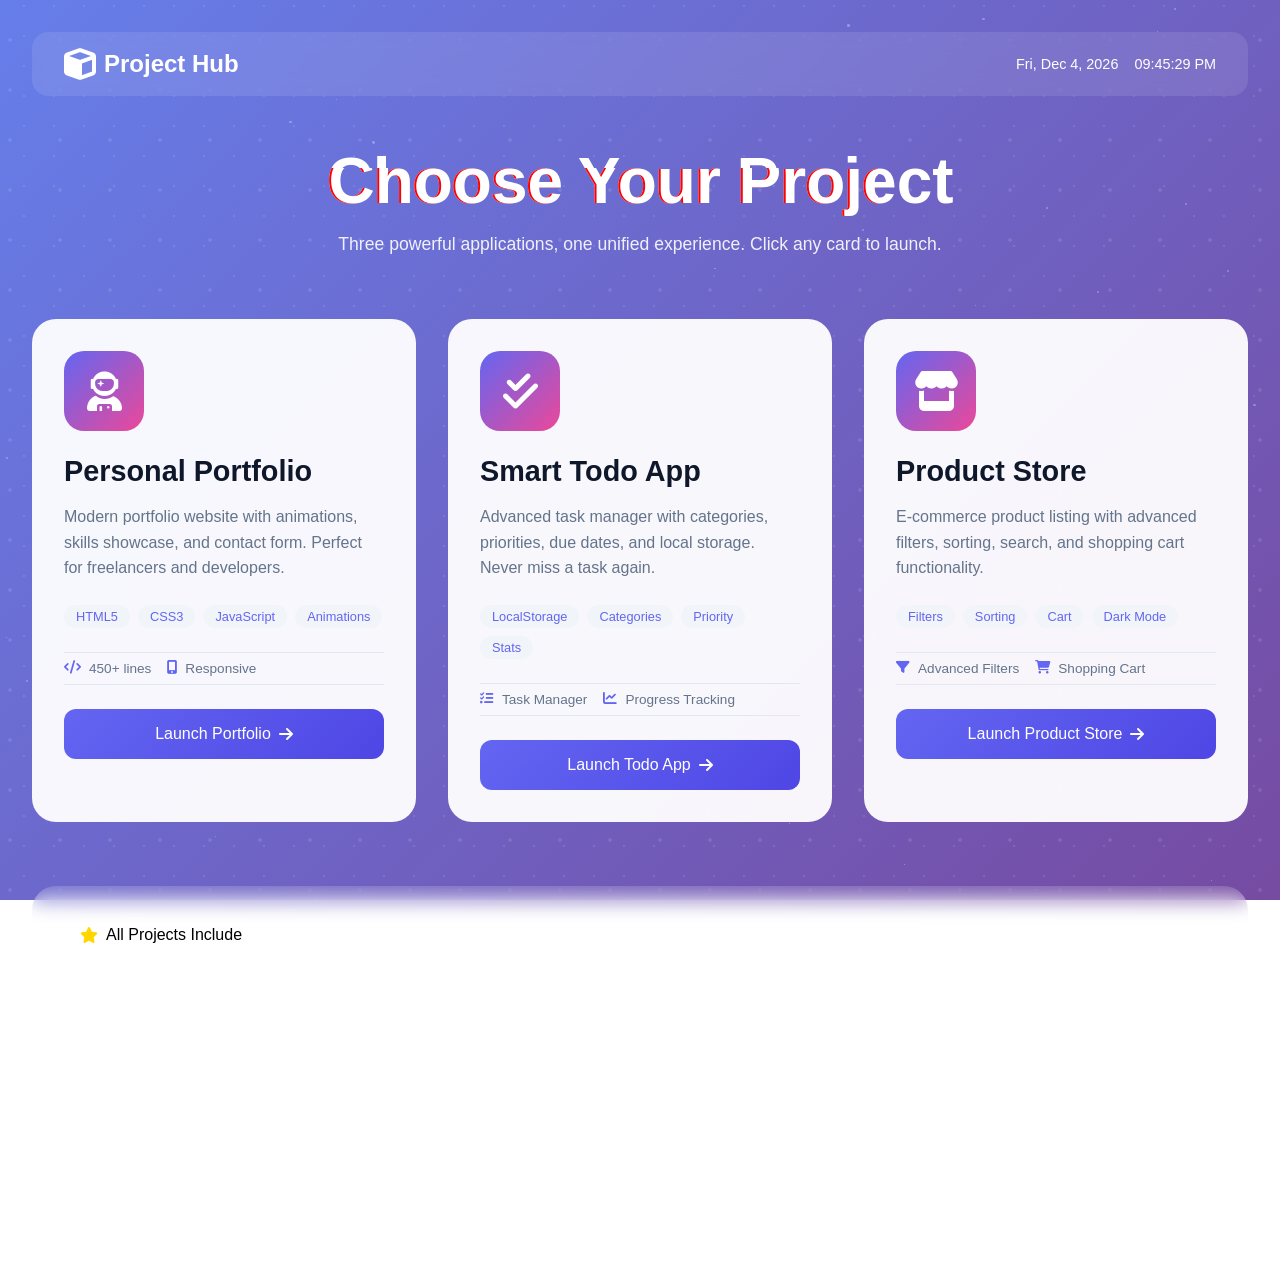
<file: index.html>
<!DOCTYPE html>
<html lang="en">
<head>
    <meta charset="UTF-8">
    <meta name="viewport" content="width=device-width, initial-scale=1.0">
    <title>Project Hub | Full Stack Developer Portfolio</title>
    <link rel="stylesheet" href="dashboard-style.css">
    <link href="https://cdnjs.cloudflare.com/ajax/libs/font-awesome/6.0.0/css/all.min.css" rel="stylesheet">
</head>
<body>
    <!-- Animated Background -->
    <div class="animated-bg">
        <div class="gradient-bg"></div>
        <div class="particles"></div>
    </div>

    <!-- Main Container -->
    <div class="dashboard-container">
        <!-- Header -->
        <div class="dashboard-header">
            <div class="logo">
                <i class="fas fa-cube"></i>
                <span>Project Hub</span>
            </div>
            <div class="header-info">
                <span class="date" id="currentDate"></span>
                <span class="time" id="currentTime"></span>
            </div>
        </div>

        <!-- Hero Section -->
        <div class="hero-section">
            <h1 class="glitch" data-text="Choose Your Project">Choose Your Project</h1>
            <p>Three powerful applications, one unified experience. Click any card to launch.</p>
        </div>

        <!-- Project Cards Grid -->
        <div class="projects-grid">
            <!-- Portfolio Card -->
            <div class="project-card" data-project="portfolio">
                <div class="card-glow"></div>
                <div class="card-icon">
                    <i class="fas fa-user-astronaut"></i>
                </div>
                <h2>Personal Portfolio</h2>
                <p class="project-desc">Modern portfolio website with animations, skills showcase, and contact form. Perfect for freelancers and developers.</p>
                <div class="tech-stack">
                    <span>HTML5</span>
                    <span>CSS3</span>
                    <span>JavaScript</span>
                    <span>Animations</span>
                </div>
                <div class="card-stats">
                    <div class="stat">
                        <i class="fas fa-code"></i>
                        <span>450+ lines</span>
                    </div>
                    <div class="stat">
                        <i class="fas fa-mobile-alt"></i>
                        <span>Responsive</span>
                    </div>
                </div>
                <button class="launch-btn" data-project="portfolio">
                    <span>Launch Portfolio</span>
                    <i class="fas fa-arrow-right"></i>
                </button>
            </div>

            <!-- Todo App Card -->
            <div class="project-card" data-project="todo">
                <div class="card-glow"></div>
                <div class="card-icon">
                    <i class="fas fa-check-double"></i>
                </div>
                <h2>Smart Todo App</h2>
                <p class="project-desc">Advanced task manager with categories, priorities, due dates, and local storage. Never miss a task again.</p>
                <div class="tech-stack">
                    <span>LocalStorage</span>
                    <span>Categories</span>
                    <span>Priority</span>
                    <span>Stats</span>
                </div>
                <div class="card-stats">
                    <div class="stat">
                        <i class="fas fa-tasks"></i>
                        <span>Task Manager</span>
                    </div>
                    <div class="stat">
                        <i class="fas fa-chart-line"></i>
                        <span>Progress Tracking</span>
                    </div>
                </div>
                <button class="launch-btn" data-project="todo">
                    <span>Launch Todo App</span>
                    <i class="fas fa-arrow-right"></i>
                </button>
            </div>

            <!-- Product Page Card -->
            <div class="project-card" data-project="product">
                <div class="card-glow"></div>
                <div class="card-icon">
                    <i class="fas fa-store"></i>
                </div>
                <h2>Product Store</h2>
                <p class="project-desc">E-commerce product listing with advanced filters, sorting, search, and shopping cart functionality.</p>
                <div class="tech-stack">
                    <span>Filters</span>
                    <span>Sorting</span>
                    <span>Cart</span>
                    <span>Dark Mode</span>
                </div>
                <div class="card-stats">
                    <div class="stat">
                        <i class="fas fa-filter"></i>
                        <span>Advanced Filters</span>
                    </div>
                    <div class="stat">
                        <i class="fas fa-shopping-cart"></i>
                        <span>Shopping Cart</span>
                    </div>
                </div>
                <button class="launch-btn" data-project="product">
                    <span>Launch Product Store</span>
                    <i class="fas fa-arrow-right"></i>
                </button>
            </div>
        </div>

        <!-- Featured Section -->
        <div class="featured-section">
            <div class="featured-badge">
                <i class="fas fa-star"></i>
                <span>All Projects Include</span>
            </div>
            <div class="features-grid">
                <div class="feature">
                    <i class="fas fa-mobile-alt"></i>
                    <h4>Fully Responsive</h4>
                    <p>Works on all devices</p>
                </div>
                <div class="feature">
                    <i class="fas fa-database"></i>
                    <h4>Local Storage</h4>
                    <p>Data persistence</p>
                </div>
                <div class="feature">
                    <i class="fas fa-bolt"></i>
                    <h4>Fast Performance</h4>
                    <p>Optimized loading</p>
                </div>
                <div class="feature">
                    <i class="fas fa-palette"></i>
                    <h4>Modern UI/UX</h4>
                    <p>Smooth animations</p>
                </div>
            </div>
        </div>

        <!-- Footer -->
        <footer>
            <p>© 2025 Project Hub | All three projects are fully functional and production-ready</p>
            <div class="footer-links">
                <a href="#" id="openAllBtn"><i class="fas fa-external-link-alt"></i> Open All Projects</a>
            </div>
        </footer>
    </div>

    <!-- Modal for Project Selection -->
    <div class="modal" id="projectModal">
        <div class="modal-content">
            <div class="modal-header">
                <h2 id="modalTitle">Launch Project</h2>
                <button class="modal-close">&times;</button>
            </div>
            <div class="modal-body">
                <p id="modalMessage">Choose how you want to open this project:</p>
                <div class="modal-options">
                    <button id="openNewTab" class="modal-btn primary">
                        <i class="fas fa-external-link-alt"></i>
                        Open in New Tab
                    </button>
                    <button id="openSameTab" class="modal-btn secondary">
                        <i class="fas fa-sync-alt"></i>
                        Open in Same Tab
                    </button>
                </div>
            </div>
        </div>
    </div>

    <script src="dashboard-script.js"></script>
</body>
</html>
</file>
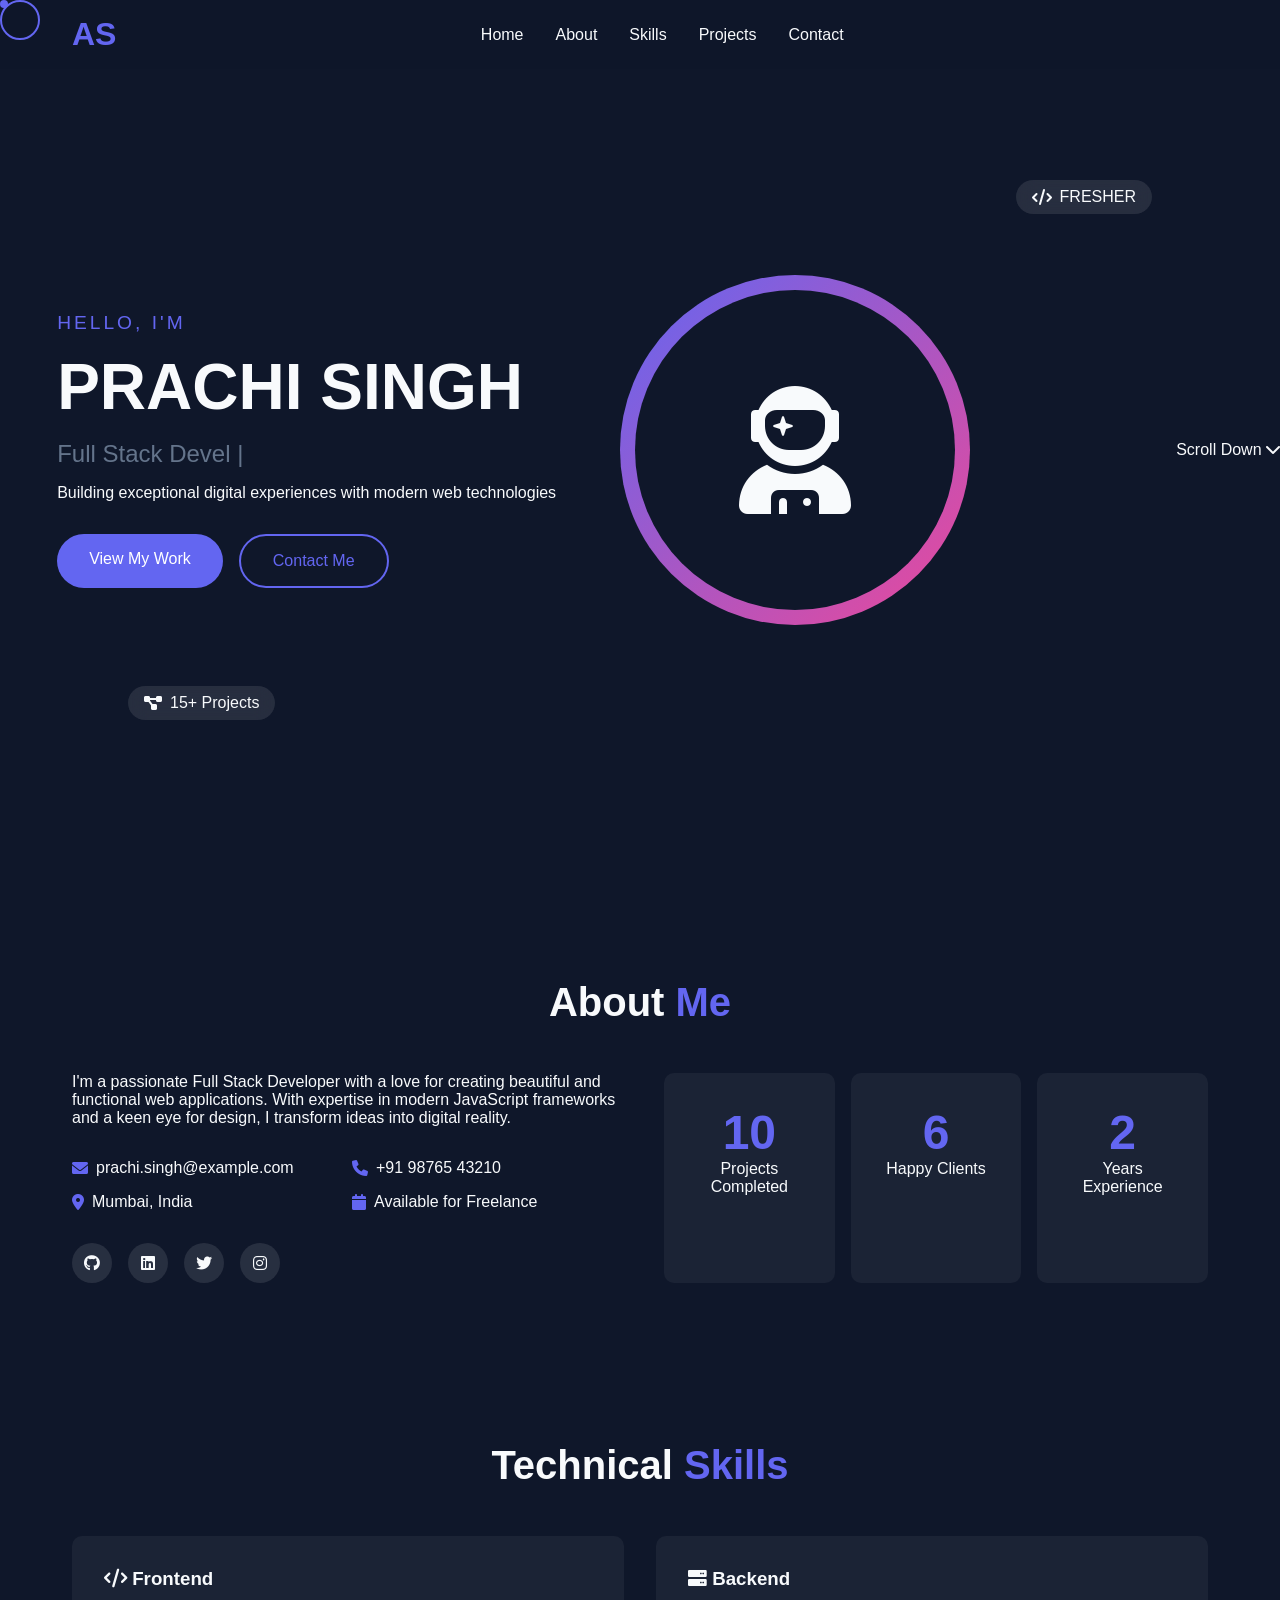
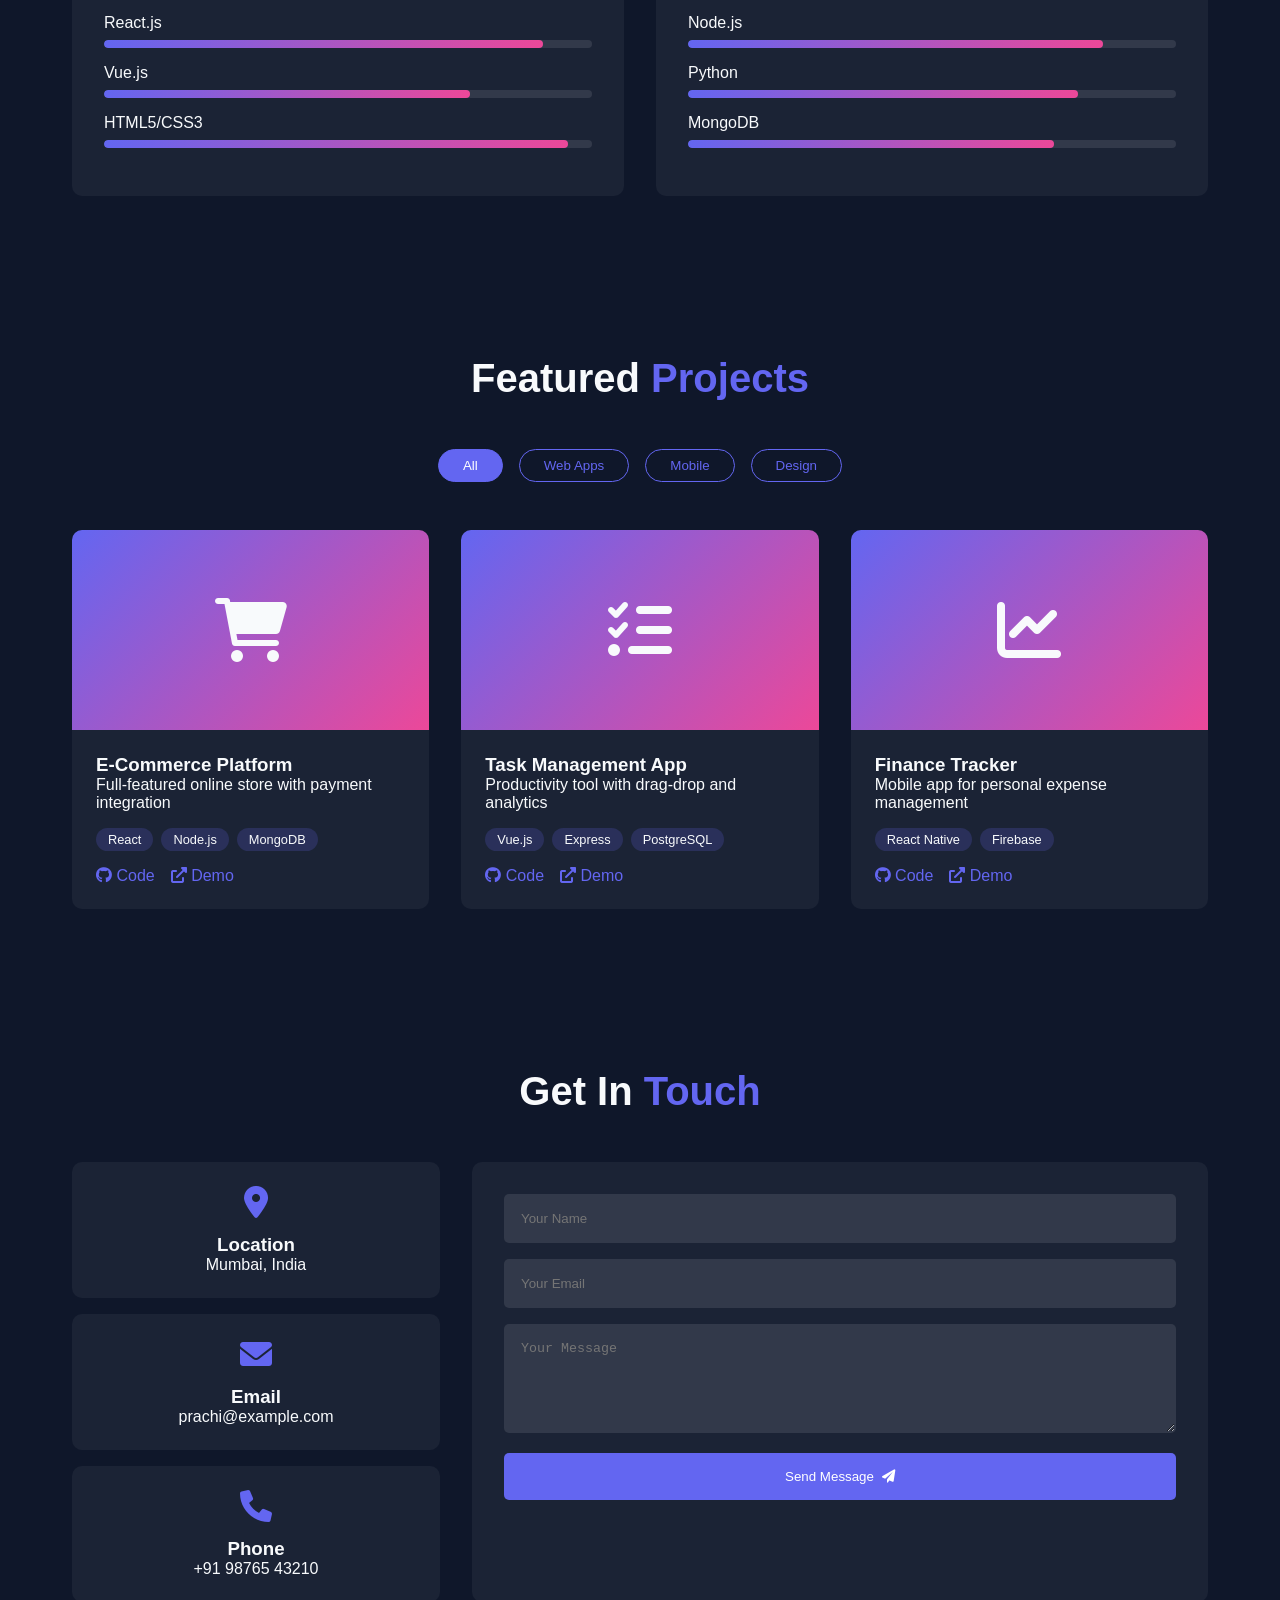
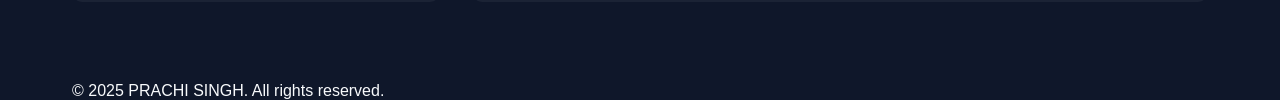
<file: portfolio/index.html>
<!DOCTYPE html>
<html lang="en">
<head>
    <meta charset="UTF-8">
    <meta name="viewport" content="width=device-width, initial-scale=1.0">
    <title>PRACHI SINGH | Full Stack Developer</title>
    <link rel="stylesheet" href="style.css">
    <link href="https://cdnjs.cloudflare.com/ajax/libs/font-awesome/6.0.0/css/all.min.css" rel="stylesheet">
</head>
<body>
    <!-- Custom Cursor -->
    <div class="cursor"></div>
    <div class="cursor-dot"></div>

    <!-- Loading Screen -->
    <div class="loader">
        <div class="loader-content">
            <div class="loader-text">Loading...</div>
            <div class="loader-bar"></div>
        </div>
    </div>

    <!-- Navigation -->
    <nav class="navbar">
        <div class="nav-container">
            <div class="logo">
                <a href="#home">AS</a>
            </div>
            <ul class="nav-links">
                <li><a href="#home">Home</a></li>
                <li><a href="#about">About</a></li>
                <li><a href="#skills">Skills</a></li>
                <li><a href="#projects">Projects</a></li>
                <li><a href="#contact">Contact</a></li>
            </ul>
            <div class="hamburger">
                <span></span>
                <span></span>
                <span></span>
            </div>
        </div>
    </nav>

    <!-- Hero Section -->
    <section id="home" class="hero">
        <div class="hero-container">
            <div class="hero-content">
                <div class="hero-text">
                    <span class="greeting">Hello, I'm</span>
                    <h1 class="glow-text">PRACHI SINGH</h1>
                    <div class="typed-container">
                        <span class="typed-text"></span>
                        <span class="cursor-blink">|</span>
                    </div>
                    <p>Building exceptional digital experiences with modern web technologies</p>
                    <div class="hero-buttons">
                        <a href="#projects" class="btn-primary">View My Work</a>
                        <a href="#contact" class="btn-secondary">Contact Me</a>
                    </div>
                </div>
                <div class="hero-image">
                    <div class="image-wrapper">
                        <div class="floating-card">
                            <i class="fas fa-code"></i>
                            <span>FRESHER</span>
                        </div>
                        <div class="floating-card card-2">
                            <i class="fas fa-project-diagram"></i>
                            <span>15+ Projects</span>
                        </div>
                        <div class="profile-circle">
                            <div class="profile-inner">
                                <i class="fas fa-user-astronaut"></i>
                            </div>
                        </div>
                    </div>
                </div>
            </div>
        </div>
        <div class="scroll-indicator">
            <span>Scroll Down</span>
            <i class="fas fa-chevron-down"></i>
        </div>
    </section>

    <!-- About Section -->
    <section id="about" class="about">
        <div class="container">
            <h2 class="section-title">About <span class="highlight">Me</span></h2>
            <div class="about-content">
                <div class="about-text">
                    <p>I'm a passionate Full Stack Developer with a love for creating beautiful and functional web applications. With expertise in modern JavaScript frameworks and a keen eye for design, I transform ideas into digital reality.</p>
                    <div class="info-grid">
                        <div class="info-item">
                            <i class="fas fa-envelope"></i>
                            <span>prachi.singh@example.com</span>
                        </div>
                        <div class="info-item">
                            <i class="fas fa-phone"></i>
                            <span>+91 98765 43210</span>
                        </div>
                        <div class="info-item">
                            <i class="fas fa-map-marker-alt"></i>
                            <span>Mumbai, India</span>
                        </div>
                        <div class="info-item">
                            <i class="fas fa-calendar"></i>
                            <span>Available for Freelance</span>
                        </div>
                    </div>
                    <div class="social-links">
                        <a href="#"><i class="fab fa-github"></i></a>
                        <a href="#"><i class="fab fa-linkedin"></i></a>
                        <a href="#"><i class="fab fa-twitter"></i></a>
                        <a href="#"><i class="fab fa-instagram"></i></a>
                    </div>
                </div>
                <div class="about-stats">
                    <div class="stat-card">
                        <div class="stat-number" data-count="15">0</div>
                        <div class="stat-label">Projects Completed</div>
                    </div>
                    <div class="stat-card">
                        <div class="stat-number" data-count="8">0</div>
                        <div class="stat-label">Happy Clients</div>
                    </div>
                    <div class="stat-card">
                        <div class="stat-number" data-count="3">0</div>
                        <div class="stat-label">Years Experience</div>
                    </div>
                </div>
            </div>
        </div>
    </section>

    <!-- Skills Section -->
    <section id="skills" class="skills">
        <div class="container">
            <h2 class="section-title">Technical <span class="highlight">Skills</span></h2>
            <div class="skills-container">
                <div class="skill-category">
                    <h3><i class="fas fa-code"></i> Frontend</h3>
                    <div class="skill-item">
                        <span>React.js</span>
                        <div class="skill-bar">
                            <div class="skill-progress" data-width="90"></div>
                        </div>
                    </div>
                    <div class="skill-item">
                        <span>Vue.js</span>
                        <div class="skill-bar">
                            <div class="skill-progress" data-width="75"></div>
                        </div>
                    </div>
                    <div class="skill-item">
                        <span>HTML5/CSS3</span>
                        <div class="skill-bar">
                            <div class="skill-progress" data-width="95"></div>
                        </div>
                    </div>
                </div>
                <div class="skill-category">
                    <h3><i class="fas fa-server"></i> Backend</h3>
                    <div class="skill-item">
                        <span>Node.js</span>
                        <div class="skill-bar">
                            <div class="skill-progress" data-width="85"></div>
                        </div>
                    </div>
                    <div class="skill-item">
                        <span>Python</span>
                        <div class="skill-bar">
                            <div class="skill-progress" data-width="80"></div>
                        </div>
                    </div>
                    <div class="skill-item">
                        <span>MongoDB</span>
                        <div class="skill-bar">
                            <div class="skill-progress" data-width="75"></div>
                        </div>
                    </div>
                </div>
            </div>
        </div>
    </section>

    <!-- Projects Section -->
    <section id="projects" class="projects">
        <div class="container">
            <h2 class="section-title">Featured <span class="highlight">Projects</span></h2>
            <div class="projects-filter">
                <button class="filter-btn active" data-filter="all">All</button>
                <button class="filter-btn" data-filter="web">Web Apps</button>
                <button class="filter-btn" data-filter="mobile">Mobile</button>
                <button class="filter-btn" data-filter="design">Design</button>
            </div>
            <div class="projects-grid">
                <!-- Project 1 -->
                <div class="project-card" data-category="web">
                    <div class="project-image">
                        <i class="fas fa-shopping-cart"></i>
                    </div>
                    <div class="project-info">
                        <h3>E-Commerce Platform</h3>
                        <p>Full-featured online store with payment integration</p>
                        <div class="project-tech">
                            <span>React</span>
                            <span>Node.js</span>
                            <span>MongoDB</span>
                        </div>
                        <div class="project-links">
                            <a href="#"><i class="fab fa-github"></i> Code</a>
                            <a href="#"><i class="fas fa-external-link-alt"></i> Demo</a>
                        </div>
                    </div>
                </div>
                <!-- Project 2 -->
                <div class="project-card" data-category="web">
                    <div class="project-image">
                        <i class="fas fa-tasks"></i>
                    </div>
                    <div class="project-info">
                        <h3>Task Management App</h3>
                        <p>Productivity tool with drag-drop and analytics</p>
                        <div class="project-tech">
                            <span>Vue.js</span>
                            <span>Express</span>
                            <span>PostgreSQL</span>
                        </div>
                        <div class="project-links">
                            <a href="#"><i class="fab fa-github"></i> Code</a>
                            <a href="#"><i class="fas fa-external-link-alt"></i> Demo</a>
                        </div>
                    </div>
                </div>
                <!-- Project 3 -->
                <div class="project-card" data-category="mobile">
                    <div class="project-image">
                        <i class="fas fa-chart-line"></i>
                    </div>
                    <div class="project-info">
                        <h3>Finance Tracker</h3>
                        <p>Mobile app for personal expense management</p>
                        <div class="project-tech">
                            <span>React Native</span>
                            <span>Firebase</span>
                        </div>
                        <div class="project-links">
                            <a href="#"><i class="fab fa-github"></i> Code</a>
                            <a href="#"><i class="fas fa-external-link-alt"></i> Demo</a>
                        </div>
                    </div>
                </div>
            </div>
        </div>
    </section>

    <!-- Contact Section -->
    <section id="contact" class="contact">
        <div class="container">
            <h2 class="section-title">Get In <span class="highlight">Touch</span></h2>
            <div class="contact-wrapper">
                <div class="contact-info">
                    <div class="contact-card">
                        <i class="fas fa-map-marker-alt"></i>
                        <h3>Location</h3>
                        <p>Mumbai, India</p>
                    </div>
                    <div class="contact-card">
                        <i class="fas fa-envelope"></i>
                        <h3>Email</h3>
                        <p>prachi@example.com</p>
                    </div>
                    <div class="contact-card">
                        <i class="fas fa-phone"></i>
                        <h3>Phone</h3>
                        <p>+91 98765 43210</p>
                    </div>
                </div>
                <form class="contact-form" id="contactForm">
                    <div class="form-group">
                        <input type="text" id="name" placeholder="Your Name" required>
                        <div class="error-message"></div>
                    </div>
                    <div class="form-group">
                        <input type="email" id="email" placeholder="Your Email" required>
                        <div class="error-message"></div>
                    </div>
                    <div class="form-group">
                        <textarea id="message" rows="5" placeholder="Your Message" required></textarea>
                        <div class="error-message"></div>
                    </div>
                    <button type="submit" class="submit-btn">
                        <span>Send Message</span>
                        <i class="fas fa-paper-plane"></i>
                    </button>
                    <div id="formStatus"></div>
                </form>
            </div>
        </div>
    </section>

    <!-- Footer -->
    <footer>
        <div class="container">
            <p>&copy; 2025 PRACHI SINGH. All rights reserved.</p>
        </div>
    </footer>

    <script src="script.js"></script>
</body>
</html>
</file>
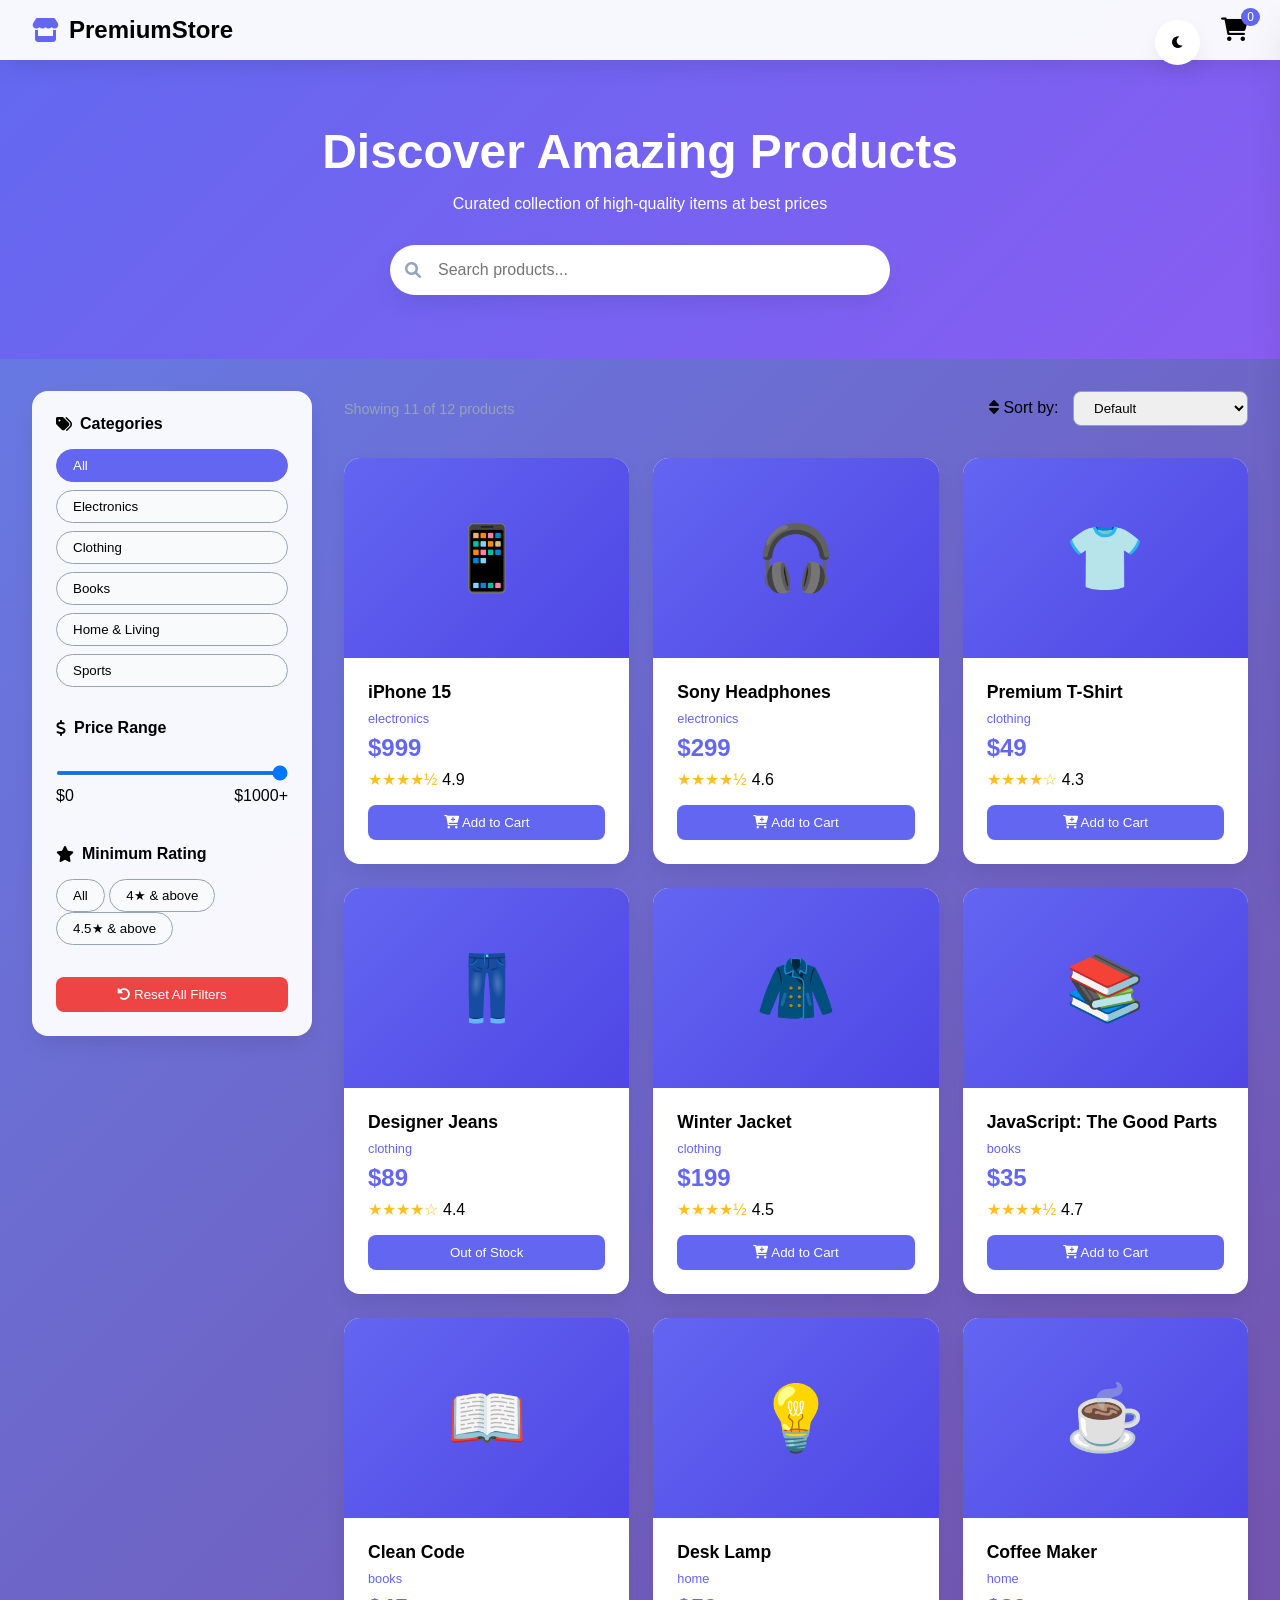
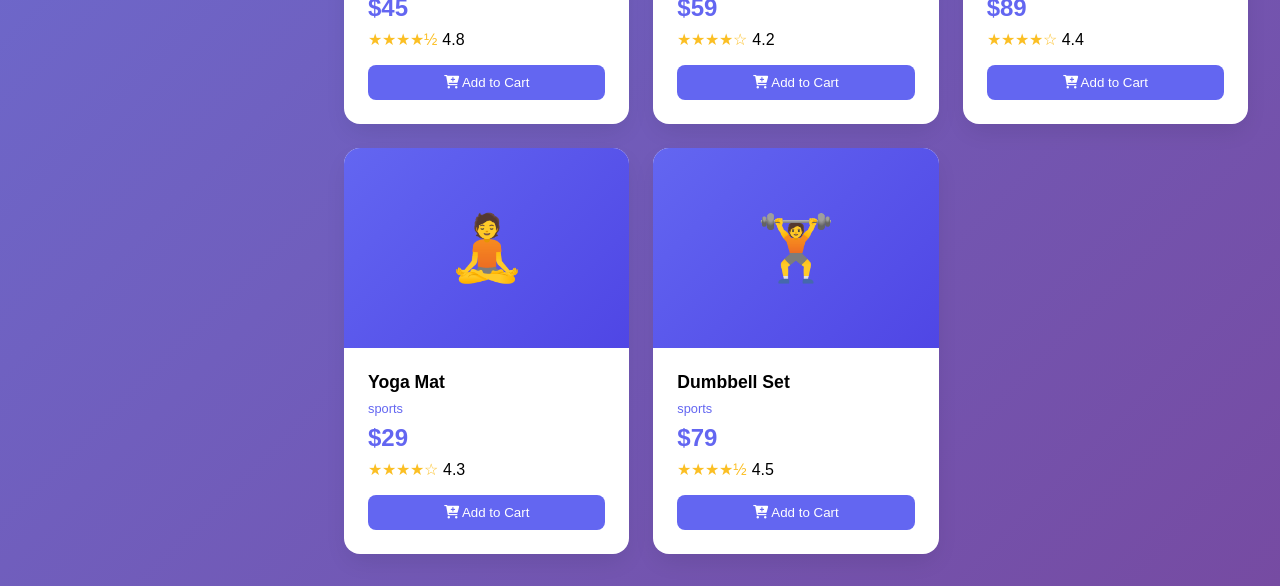
<file: product-page/index.html>
<!DOCTYPE html>
<html lang="en">
<head>
    <meta charset="UTF-8">
    <meta name="viewport" content="width=device-width, initial-scale=1.0">
    <title>Advanced Product Store | Premium UI/UX</title>
    <link rel="stylesheet" href="style.css">
    <link href="https://cdnjs.cloudflare.com/ajax/libs/font-awesome/6.0.0/css/all.min.css" rel="stylesheet">
</head>
<body>
    <!-- Dark Mode Toggle -->
    <button class="theme-toggle" id="themeToggle">
        <i class="fas fa-moon"></i>
    </button>

    <!-- Navigation -->
    <nav class="navbar">
        <div class="nav-container">
            <div class="logo">
                <i class="fas fa-store"></i>
                <span>PremiumStore</span>
            </div>
            
            <div class="cart-icon" id="cartIcon">
                <i class="fas fa-shopping-cart"></i>
                <span class="cart-count" id="cartCount">0</span>
            </div>
            
            <div class="hamburger" id="hamburger">
                <i class="fas fa-bars"></i>
            </div>
        </div>
    </nav>

    <!-- Hero Section -->
    <section class="hero">
        <div class="hero-content">
            <h1>Discover Amazing Products</h1>
            <p>Curated collection of high-quality items at best prices</p>
            <div class="search-bar">
                <i class="fas fa-search"></i>
                <input type="text" id="searchInput" placeholder="Search products...">
            </div>
        </div>
    </section>

    <div class="container">
        <!-- Filters Sidebar + Products Grid -->
        <div class="main-layout">
            <!-- Sidebar Filters -->
            <aside class="filters-sidebar">
                <div class="filter-group">
                    <h3><i class="fas fa-tags"></i> Categories</h3>
                    <div class="category-list" id="categoryList">
                        <button class="filter-chip active" data-cat="all">All</button>
                        <button class="filter-chip" data-cat="electronics">Electronics</button>
                        <button class="filter-chip" data-cat="clothing">Clothing</button>
                        <button class="filter-chip" data-cat="books">Books</button>
                        <button class="filter-chip" data-cat="home">Home & Living</button>
                        <button class="filter-chip" data-cat="sports">Sports</button>
                    </div>
                </div>

                <div class="filter-group">
                    <h3><i class="fas fa-dollar-sign"></i> Price Range</h3>
                    <div class="price-range-container">
                        <input type="range" id="priceRange" min="0" max="1000" value="1000">
                        <div class="price-labels">
                            <span>$0</span>
                            <span>$<span id="priceValue">1000</span>+</span>
                        </div>
                    </div>
                </div>

                <div class="filter-group">
                    <h3><i class="fas fa-star"></i> Minimum Rating</h3>
                    <div class="rating-filter" id="ratingFilter">
                        <button class="rating-chip" data-rating="0">All</button>
                        <button class="rating-chip" data-rating="4">4★ & above</button>
                        <button class="rating-chip" data-rating="4.5">4.5★ & above</button>
                    </div>
                </div>

                <button class="reset-filters" id="resetFilters">
                    <i class="fas fa-undo-alt"></i> Reset All Filters
                </button>
            </aside>

            <!-- Products Area -->
            <main class="products-area">
                <!-- Sort and Results -->
                <div class="products-header">
                    <div class="results-count" id="resultsCount">Loading products...</div>
                    <div class="sort-control">
                        <label><i class="fas fa-sort"></i> Sort by:</label>
                        <select id="sortBy">
                            <option value="default">Default</option>
                            <option value="priceLow">Price: Low to High</option>
                            <option value="priceHigh">Price: High to Low</option>
                            <option value="rating">Rating: Highest First</option>
                            <option value="name">Name: A to Z</option>
                        </select>
                    </div>
                </div>

                <!-- Products Grid -->
                <div class="products-grid" id="productsGrid">
                    <!-- Loading Skeletons -->
                    <div class="skeleton-card"></div>
                    <div class="skeleton-card"></div>
                    <div class="skeleton-card"></div>
                    <div class="skeleton-card"></div>
                </div>
            </main>
        </div>
    </div>

    <!-- Cart Sidebar -->
    <div class="cart-sidebar" id="cartSidebar">
        <div class="cart-header">
            <h3>Your Cart</h3>
            <button class="close-cart" id="closeCart">&times;</button>
        </div>
        <div class="cart-items" id="cartItems">
            <p class="empty-cart">Your cart is empty</p>
        </div>
        <div class="cart-footer">
            <div class="cart-total">Total: $<span id="cartTotal">0</span></div>
            <button class="checkout-btn">Checkout</button>
        </div>
    </div>

    <!-- Toast Notification -->
    <div class="toast" id="toast">
        <i class="fas fa-check-circle"></i>
        <span id="toastMessage">Added to cart!</span>
    </div>

    <script src="script.js"></script>
</body>
</html>
</file>
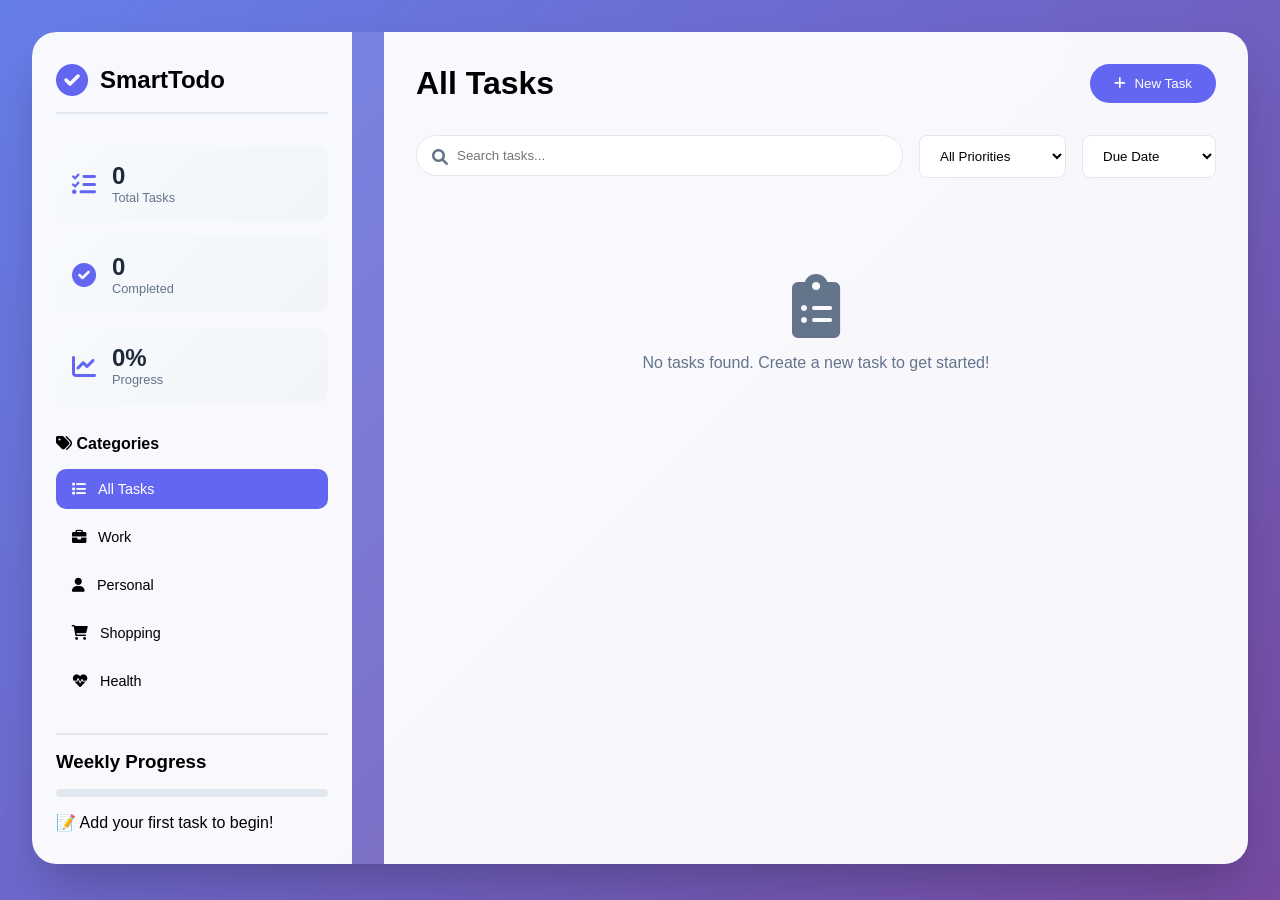
<file: todo-app/index.html>
<!DOCTYPE html>
<html lang="en">
<head>
    <meta charset="UTF-8">
    <meta name="viewport" content="width=device-width, initial-scale=1.0">
    <title>SmartTodo | Advanced Task Manager</title>
    <link rel="stylesheet" href="style.css">
    <link href="https://cdnjs.cloudflare.com/ajax/libs/font-awesome/6.0.0/css/all.min.css" rel="stylesheet">
</head>
<body>
    <div class="app-container">
        <!-- Sidebar -->
        <aside class="sidebar">
            <div class="sidebar-header">
                <i class="fas fa-check-circle"></i>
                <h2>SmartTodo</h2>
            </div>
            
            <div class="stats-dashboard">
                <div class="stat-card">
                    <i class="fas fa-tasks"></i>
                    <div class="stat-info">
                        <span class="stat-value" id="totalTasks">0</span>
                        <span class="stat-label">Total Tasks</span>
                    </div>
                </div>
                <div class="stat-card">
                    <i class="fas fa-check-circle"></i>
                    <div class="stat-info">
                        <span class="stat-value" id="completedTasks">0</span>
                        <span class="stat-label">Completed</span>
                    </div>
                </div>
                <div class="stat-card">
                    <i class="fas fa-chart-line"></i>
                    <div class="stat-info">
                        <span class="stat-value" id="completionRate">0%</span>
                        <span class="stat-label">Progress</span>
                    </div>
                </div>
            </div>
            
            <div class="categories">
                <h3><i class="fas fa-tags"></i> Categories</h3>
                <div class="category-list">
                    <button class="category-btn active" data-cat="all">
                        <i class="fas fa-list"></i> All Tasks
                    </button>
                    <button class="category-btn" data-cat="work">
                        <i class="fas fa-briefcase"></i> Work
                    </button>
                    <button class="category-btn" data-cat="personal">
                        <i class="fas fa-user"></i> Personal
                    </button>
                    <button class="category-btn" data-cat="shopping">
                        <i class="fas fa-shopping-cart"></i> Shopping
                    </button>
                    <button class="category-btn" data-cat="health">
                        <i class="fas fa-heartbeat"></i> Health
                    </button>
                </div>
            </div>
            
            <div class="progress-section">
                <h3>Weekly Progress</h3>
                <div class="progress-bar-container">
                    <div class="progress-bar" id="progressBar"></div>
                </div>
                <p id="progressText">Great start!</p>
            </div>
        </aside>
        
        <!-- Main Content -->
        <main class="main-content">
            <div class="content-header">
                <h1 id="categoryTitle">All Tasks</h1>
                <button class="add-task-btn" id="addTaskBtn">
                    <i class="fas fa-plus"></i> New Task
                </button>
            </div>
            
            <!-- Task Input (Hidden by default) -->
            <div class="task-input-container" id="taskInputContainer">
                <div class="task-form">
                    <input type="text" id="taskTitle" placeholder="Task title...">
                    <textarea id="taskDesc" placeholder="Description (optional)"></textarea>
                    <div class="task-options">
                        <select id="taskCategory">
                            <option value="work">💼 Work</option>
                            <option value="personal">👤 Personal</option>
                            <option value="shopping">🛒 Shopping</option>
                            <option value="health">❤️ Health</option>
                        </select>
                        <input type="date" id="taskDueDate">
                        <select id="taskPriority">
                            <option value="low">🟢 Low Priority</option>
                            <option value="medium" selected>🟡 Medium Priority</option>
                            <option value="high">🔴 High Priority</option>
                        </select>
                    </div>
                    <div class="form-actions">
                        <button id="saveTask" class="save-btn">Save Task</button>
                        <button id="cancelTask" class="cancel-btn">Cancel</button>
                    </div>
                </div>
            </div>
            
            <!-- Search & Filter -->
            <div class="search-filter">
                <div class="search-box">
                    <i class="fas fa-search"></i>
                    <input type="text" id="searchInput" placeholder="Search tasks...">
                </div>
                <div class="filter-options">
                    <select id="priorityFilter">
                        <option value="all">All Priorities</option>
                        <option value="high">High Priority</option>
                        <option value="medium">Medium Priority</option>
                        <option value="low">Low Priority</option>
                    </select>
                    <select id="sortBy">
                        <option value="date">Due Date</option>
                        <option value="priority">Priority</option>
                        <option value="created">Created Date</option>
                    </select>
                </div>
            </div>
            
            <!-- Tasks List -->
            <div class="tasks-container" id="tasksContainer">
                <div class="empty-state">
                    <i class="fas fa-clipboard-list"></i>
                    <p>No tasks yet. Click "New Task" to get started!</p>
                </div>
            </div>
        </main>
    </div>
    
    <!-- Toast Notification -->
    <div class="toast" id="toast">
        <i class="fas fa-check-circle"></i>
        <span id="toastMessage"></span>
    </div>
    
    <script src="script.js"></script>
</body>
</html>
</file>
<file: dashboard-style.css>
:root {
    --primary: #6366f1;
    --primary-dark: #4f46e5;
    --secondary: #ec4899;
    --success: #10b981;
    --dark: #0f172a;
    --light: #f8fafc;
    --gray: #64748b;
    --card-bg: rgba(255, 255, 255, 0.95);
}

* {
    margin: 0;
    padding: 0;
    box-sizing: border-box;
}

body {
    font-family: 'Inter', -apple-system, BlinkMacSystemFont, 'Segoe UI', sans-serif;
    min-height: 100vh;
    overflow-x: hidden;
    position: relative;
}

/* Animated Background */
.animated-bg {
    position: fixed;
    top: 0;
    left: 0;
    width: 100%;
    height: 100%;
    z-index: -2;
    overflow: hidden;
}

.gradient-bg {
    position: absolute;
    width: 100%;
    height: 100%;
    background: linear-gradient(135deg, #667eea 0%, #764ba2 100%);
    animation: gradientShift 10s ease infinite;
}

@keyframes gradientShift {
    0%, 100% { opacity: 1; }
    50% { opacity: 0.8; }
}

.particles {
    position: absolute;
    width: 100%;
    height: 100%;
    background-image: 
        radial-gradient(circle at 20% 80%, rgba(255,255,255,0.1) 2px, transparent 2px),
        radial-gradient(circle at 80% 20%, rgba(255,255,255,0.1) 1px, transparent 1px);
    background-size: 50px 50px, 30px 30px;
    animation: particleFloat 20s linear infinite;
}

@keyframes particleFloat {
    0% { transform: translateY(0); }
    100% { transform: translateY(-100px); }
}

/* Dashboard Container */
.dashboard-container {
    max-width: 1400px;
    margin: 0 auto;
    padding: 2rem;
    position: relative;
    z-index: 1;
}

/* Header */
.dashboard-header {
    display: flex;
    justify-content: space-between;
    align-items: center;
    padding: 1rem 2rem;
    background: rgba(255,255,255,0.1);
    backdrop-filter: blur(10px);
    border-radius: 16px;
    margin-bottom: 3rem;
    animation: slideDown 0.6s ease;
}

.logo {
    display: flex;
    align-items: center;
    gap: 0.5rem;
    font-size: 1.5rem;
    font-weight: bold;
    color: white;
}

.logo i {
    font-size: 2rem;
    animation: rotate 10s linear infinite;
}

@keyframes rotate {
    from { transform: rotate(0deg); }
    to { transform: rotate(360deg); }
}

.header-info {
    display: flex;
    gap: 1rem;
    color: white;
    font-size: 0.9rem;
}

/* Hero Section */
.hero-section {
    text-align: center;
    margin-bottom: 4rem;
    animation: fadeInUp 0.8s ease;
}

.hero-section h1 {
    font-size: 4rem;
    color: white;
    margin-bottom: 1rem;
    position: relative;
    display: inline-block;
}

.glitch {
    position: relative;
    animation: glitch 3s infinite;
}

.glitch::before,
.glitch::after {
    content: attr(data-text);
    position: absolute;
    top: 0;
    left: 0;
    width: 100%;
    height: 100%;
}

.glitch::before {
    left: 2px;
    text-shadow: -2px 0 red;
    clip: rect(24px, 550px, 90px, 0);
    animation: glitch-anim 3s infinite linear alternate-reverse;
}

.glitch::after {
    left: -2px;
    text-shadow: -2px 0 blue;
    clip: rect(85px, 550px, 140px, 0);
    animation: glitch-anim2 2s infinite linear alternate-reverse;
}

@keyframes glitch {
    2%, 64% { transform: skew(0deg); }
    4%, 60% { transform: skew(2deg); }
    62% { transform: skew(-2deg); }
}

@keyframes glitch-anim {
    0% { clip: rect(42px, 9999px, 44px, 0); }
    5% { clip: rect(12px, 9999px, 59px, 0); }
    10% { clip: rect(48px, 9999px, 29px, 0); }
    15% { clip: rect(42px, 9999px, 73px, 0); }
    20% { clip: rect(63px, 9999px, 27px, 0); }
    25% { clip: rect(34px, 9999px, 55px, 0); }
    30% { clip: rect(86px, 9999px, 73px, 0); }
    35% { clip: rect(20px, 9999px, 100px, 0); }
    40% { clip: rect(26px, 9999px, 60px, 0); }
    45% { clip: rect(25px, 9999px, 66px, 0); }
    50% { clip: rect(57px, 9999px, 98px, 0); }
    55% { clip: rect(5px, 9999px, 46px, 0); }
    60% { clip: rect(82px, 9999px, 31px, 0); }
    65% { clip: rect(74px, 9999px, 61px, 0); }
    70% { clip: rect(89px, 9999px, 98px, 0); }
    75% { clip: rect(35px, 9999px, 46px, 0); }
    80% { clip: rect(29px, 9999px, 98px, 0); }
    85% { clip: rect(89px, 9999px, 55px, 0); }
    90% { clip: rect(84px, 9999px, 70px, 0); }
    95% { clip: rect(46px, 9999px, 32px, 0); }
    100% { clip: rect(82px, 9999px, 67px, 0); }
}

.hero-section p {
    color: rgba(255,255,255,0.9);
    font-size: 1.1rem;
}

/* Projects Grid */
.projects-grid {
    display: grid;
    grid-template-columns: repeat(auto-fit, minmax(350px, 1fr));
    gap: 2rem;
    margin-bottom: 4rem;
}

.project-card {
    background: var(--card-bg);
    border-radius: 24px;
    padding: 2rem;
    position: relative;
    overflow: hidden;
    transition: all 0.4s cubic-bezier(0.4, 0, 0.2, 1);
    cursor: pointer;
    animation: fadeInUp 0.6s ease backwards;
}

.project-card:nth-child(1) { animation-delay: 0.1s; }
.project-card:nth-child(2) { animation-delay: 0.2s; }
.project-card:nth-child(3) { animation-delay: 0.3s; }

.project-card:hover {
    transform: translateY(-10px) scale(1.02);
    box-shadow: 0 20px 40px rgba(0,0,0,0.2);
}

.card-glow {
    position: absolute;
    top: 0;
    left: 0;
    width: 100%;
    height: 100%;
    background: radial-gradient(circle at var(--x, 50%) var(--y, 50%), rgba(99,102,241,0.2), transparent);
    opacity: 0;
    transition: opacity 0.3s;
    pointer-events: none;
}

.project-card:hover .card-glow {
    opacity: 1;
}

.card-icon {
    width: 80px;
    height: 80px;
    background: linear-gradient(135deg, var(--primary), var(--secondary));
    border-radius: 20px;
    display: flex;
    align-items: center;
    justify-content: center;
    margin-bottom: 1.5rem;
    transition: all 0.3s;
}

.project-card:hover .card-icon {
    transform: scale(1.1) rotate(5deg);
}

.card-icon i {
    font-size: 2.5rem;
    color: white;
}

.project-card h2 {
    font-size: 1.8rem;
    margin-bottom: 1rem;
    color: var(--dark);
}

.project-desc {
    color: var(--gray);
    margin-bottom: 1.5rem;
    line-height: 1.6;
}

.tech-stack {
    display: flex;
    flex-wrap: wrap;
    gap: 0.5rem;
    margin-bottom: 1.5rem;
}

.tech-stack span {
    background: #f1f5f9;
    padding: 0.25rem 0.75rem;
    border-radius: 20px;
    font-size: 0.8rem;
    color: var(--primary);
}

.card-stats {
    display: flex;
    gap: 1rem;
    margin-bottom: 1.5rem;
    padding: 0.5rem 0;
    border-top: 1px solid #e2e8f0;
    border-bottom: 1px solid #e2e8f0;
}

.stat {
    display: flex;
    align-items: center;
    gap: 0.5rem;
    font-size: 0.85rem;
    color: var(--gray);
}

.stat i {
    color: var(--primary);
}

.launch-btn {
    width: 100%;
    padding: 1rem;
    background: linear-gradient(135deg, var(--primary), var(--primary-dark));
    color: white;
    border: none;
    border-radius: 12px;
    cursor: pointer;
    display: flex;
    align-items: center;
    justify-content: center;
    gap: 0.5rem;
    font-size: 1rem;
    font-weight: 500;
    transition: all 0.3s;
}

.launch-btn:hover {
    transform: translateX(5px);
    box-shadow: 0 5px 15px rgba(99,102,241,0.4);
}

/* Featured Section */
.featured-section {
    background: rgba(255,255,255,0.1);
    backdrop-filter: blur(10px);
    border-radius: 24px;
    padding: 2rem;
    margin-bottom: 2rem;
}

.featured-badge {
    display: inline-flex;
    align-items: center;
    gap: 0.5rem;
    background: rgba(255,255,255,0.2);
    padding: 0.5rem 1rem;
    border-radius: 50px;
    margin-bottom: 1.5rem;
}

.featured-badge i {
    color: gold;
}

.features-grid {
    display: grid;
    grid-template-columns: repeat(auto-fit, minmax(200px, 1fr));
    gap: 1.5rem;
}

.feature {
    text-align: center;
    color: white;
}

.feature i {
    font-size: 2rem;
    margin-bottom: 0.5rem;
}

.feature h4 {
    margin-bottom: 0.25rem;
}

.feature p {
    font-size: 0.85rem;
    opacity: 0.8;
}

/* Footer */
footer {
    text-align: center;
    color: white;
    padding: 2rem;
    border-top: 1px solid rgba(255,255,255,0.1);
}

.footer-links {
    margin-top: 1rem;
}

.footer-links a {
    color: white;
    text-decoration: none;
    opacity: 0.8;
    transition: opacity 0.3s;
}

.footer-links a:hover {
    opacity: 1;
}

/* Modal */
.modal {
    display: none;
    position: fixed;
    top: 0;
    left: 0;
    width: 100%;
    height: 100%;
    background: rgba(0,0,0,0.8);
    backdrop-filter: blur(5px);
    z-index: 2000;
    justify-content: center;
    align-items: center;
    animation: fadeIn 0.3s ease;
}

.modal.show {
    display: flex;
}

.modal-content {
    background: white;
    border-radius: 24px;
    max-width: 500px;
    width: 90%;
    animation: slideUp 0.3s ease;
}

.modal-header {
    display: flex;
    justify-content: space-between;
    align-items: center;
    padding: 1.5rem;
    border-bottom: 1px solid #e2e8f0;
}

.modal-close {
    background: none;
    border: none;
    font-size: 2rem;
    cursor: pointer;
    color: var(--gray);
}

.modal-body {
    padding: 1.5rem;
}

.modal-options {
    display: flex;
    gap: 1rem;
    margin-top: 1.5rem;
}

.modal-btn {
    flex: 1;
    padding: 1rem;
    border: none;
    border-radius: 12px;
    cursor: pointer;
    display: flex;
    align-items: center;
    justify-content: center;
    gap: 0.5rem;
    font-weight: 500;
    transition: all 0.3s;
}

.modal-btn.primary {
    background: var(--primary);
    color: white;
}

.modal-btn.secondary {
    background: #e2e8f0;
    color: var(--dark);
}

.modal-btn:hover {
    transform: translateY(-2px);
}

/* Animations */
@keyframes slideDown {
    from {
        opacity: 0;
        transform: translateY(-30px);
    }
    to {
        opacity: 1;
        transform: translateY(0);
    }
}

@keyframes fadeInUp {
    from {
        opacity: 0;
        transform: translateY(30px);
    }
    to {
        opacity: 1;
        transform: translateY(0);
    }
}

@keyframes fadeIn {
    from { opacity: 0; }
    to { opacity: 1; }
}

@keyframes slideUp {
    from {
        opacity: 0;
        transform: translateY(30px);
    }
    to {
        opacity: 1;
        transform: translateY(0);
    }
}

/* Responsive */
@media (max-width: 768px) {
    .dashboard-container {
        padding: 1rem;
    }
    
    .hero-section h1 {
        font-size: 2rem;
    }
    
    .projects-grid {
        grid-template-columns: 1fr;
    }
    
    .dashboard-header {
        flex-direction: column;
        gap: 1rem;
        text-align: center;
    }
    
    .features-grid {
        grid-template-columns: repeat(2, 1fr);
    }
    
    .modal-options {
        flex-direction: column;
    }
}

/* Mouse tracking for glow effect */
.project-card {
    --x: 50%;
    --y: 50%;
}
</file>
<file: portfolio/style.css>
:root {
    --primary: #6366f1;
    --primary-dark: #4f46e5;
    --secondary: #ec4899;
    --dark: #0f172a;
    --light: #f8fafc;
    --gray: #64748b;
    --success: #10b981;
}

* {
    margin: 0;
    padding: 0;
    box-sizing: border-box;
}

body {
    font-family: 'Poppins', -apple-system, BlinkMacSystemFont, 'Segoe UI', sans-serif;
    background: var(--dark);
    color: var(--light);
    overflow-x: hidden;
    cursor: none;
}

/* Custom Cursor */
.cursor {
    width: 40px;
    height: 40px;
    border: 2px solid var(--primary);
    border-radius: 50%;
    position: fixed;
    pointer-events: none;
    z-index: 9999;
    transition: 0.1s;
}

.cursor-dot {
    width: 8px;
    height: 8px;
    background: var(--primary);
    border-radius: 50%;
    position: fixed;
    pointer-events: none;
    z-index: 9999;
}

/* Loader */
.loader {
    position: fixed;
    top: 0;
    left: 0;
    width: 100%;
    height: 100%;
    background: var(--dark);
    display: flex;
    justify-content: center;
    align-items: center;
    z-index: 10000;
    transition: opacity 0.5s;
}

.loader-text {
    font-size: 2rem;
    font-weight: bold;
    margin-bottom: 1rem;
}

.loader-bar {
    width: 200px;
    height: 3px;
    background: var(--primary);
    animation: loading 1s infinite;
}

/* Navigation */
.navbar {
    position: fixed;
    top: 0;
    width: 100%;
    padding: 1rem 0;
    background: rgba(15, 23, 42, 0.95);
    backdrop-filter: blur(10px);
    z-index: 1000;
    transition: 0.3s;
}

.navbar.scrolled {
    padding: 0.5rem 0;
    box-shadow: 0 2px 20px rgba(0,0,0,0.3);
}

.nav-container {
    max-width: 1200px;
    margin: 0 auto;
    display: flex;
    justify-content: space-between;
    align-items: center;
    padding: 0 2rem;
}

.logo a {
    font-size: 2rem;
    font-weight: bold;
    color: var(--primary);
    text-decoration: none;
}

.nav-links {
    display: flex;
    gap: 2rem;
    list-style: none;
}

.nav-links a {
    color: var(--light);
    text-decoration: none;
    transition: 0.3s;
    position: relative;
}

.nav-links a::after {
    content: '';
    position: absolute;
    bottom: -5px;
    left: 0;
    width: 0;
    height: 2px;
    background: var(--primary);
    transition: 0.3s;
}

.nav-links a:hover::after {
    width: 100%;
}

/* Hero Section */
.hero {
    min-height: 100vh;
    display: flex;
    align-items: center;
    position: relative;
    overflow: hidden;
}

.hero-container {
    max-width: 1200px;
    margin: 0 auto;
    padding: 0 2rem;
}

.hero-content {
    display: grid;
    grid-template-columns: 1fr 1fr;
    gap: 4rem;
    align-items: center;
}

.greeting {
    font-size: 1.2rem;
    color: var(--primary);
    text-transform: uppercase;
    letter-spacing: 3px;
}

.hero-text h1 {
    font-size: 4rem;
    margin: 1rem 0;
}

.glow-text {
    animation: glow 3s ease-in-out infinite;
}

.typed-container {
    font-size: 1.5rem;
    margin: 1rem 0;
    color: var(--gray);
}

.cursor-blink {
    animation: blink 1s infinite;
}

.hero-buttons {
    display: flex;
    gap: 1rem;
    margin-top: 2rem;
}

.btn-primary, .btn-secondary {
    padding: 1rem 2rem;
    border-radius: 50px;
    text-decoration: none;
    transition: 0.3s;
    font-weight: 500;
}

.btn-primary {
    background: var(--primary);
    color: white;
}

.btn-primary:hover {
    background: var(--primary-dark);
    transform: translateY(-3px);
    box-shadow: 0 10px 20px rgba(99,102,241,0.3);
}

.btn-secondary {
    border: 2px solid var(--primary);
    color: var(--primary);
}

.btn-secondary:hover {
    background: var(--primary);
    color: white;
}

/* Profile Circle */
.profile-circle {
    width: 350px;
    height: 350px;
    background: linear-gradient(135deg, var(--primary), var(--secondary));
    border-radius: 50%;
    display: flex;
    align-items: center;
    justify-content: center;
    animation: float 3s ease-in-out infinite;
}

.profile-inner {
    width: 320px;
    height: 320px;
    background: var(--dark);
    border-radius: 50%;
    display: flex;
    align-items: center;
    justify-content: center;
    font-size: 8rem;
}

.floating-card {
    position: absolute;
    background: rgba(255,255,255,0.1);
    backdrop-filter: blur(10px);
    padding: 0.5rem 1rem;
    border-radius: 50px;
    display: flex;
    align-items: center;
    gap: 0.5rem;
}

.floating-card:first-child {
    top: 20%;
    right: 10%;
}

.card-2 {
    bottom: 20%;
    left: 10%;
}

/* Section Styles */
section {
    padding: 5rem 0;
}

.container {
    max-width: 1200px;
    margin: 0 auto;
    padding: 0 2rem;
}

.section-title {
    font-size: 2.5rem;
    text-align: center;
    margin-bottom: 3rem;
}

.highlight {
    color: var(--primary);
}

/* About Section */
.about-content {
    display: grid;
    grid-template-columns: 1fr 1fr;
    gap: 3rem;
}

.info-grid {
    display: grid;
    grid-template-columns: repeat(2, 1fr);
    gap: 1rem;
    margin: 2rem 0;
}

.info-item {
    display: flex;
    align-items: center;
    gap: 0.5rem;
}

.info-item i {
    color: var(--primary);
}

.social-links {
    display: flex;
    gap: 1rem;
}

.social-links a {
    width: 40px;
    height: 40px;
    background: rgba(255,255,255,0.1);
    border-radius: 50%;
    display: flex;
    align-items: center;
    justify-content: center;
    color: var(--light);
    text-decoration: none;
    transition: 0.3s;
}

.social-links a:hover {
    background: var(--primary);
    transform: translateY(-3px);
}

.about-stats {
    display: grid;
    grid-template-columns: repeat(3, 1fr);
    gap: 1rem;
}

.stat-card {
    background: rgba(255,255,255,0.05);
    padding: 2rem;
    text-align: center;
    border-radius: 10px;
    transition: 0.3s;
}

.stat-card:hover {
    transform: translateY(-5px);
    background: rgba(255,255,255,0.1);
}

.stat-number {
    font-size: 3rem;
    font-weight: bold;
    color: var(--primary);
}

/* Skills Section */
.skills-container {
    display: grid;
    grid-template-columns: repeat(auto-fit, minmax(300px, 1fr));
    gap: 2rem;
}

.skill-category {
    background: rgba(255,255,255,0.05);
    padding: 2rem;
    border-radius: 10px;
}

.skill-category h3 {
    margin-bottom: 1.5rem;
}

.skill-item {
    margin-bottom: 1rem;
}

.skill-bar {
    width: 100%;
    height: 8px;
    background: rgba(255,255,255,0.1);
    border-radius: 4px;
    margin-top: 0.5rem;
    overflow: hidden;
}

.skill-progress {
    width: 0;
    height: 100%;
    background: linear-gradient(90deg, var(--primary), var(--secondary));
    border-radius: 4px;
    transition: 1s;
}

/* Projects Section */
.projects-filter {
    display: flex;
    justify-content: center;
    gap: 1rem;
    margin-bottom: 3rem;
}

.filter-btn {
    padding: 0.5rem 1.5rem;
    background: transparent;
    border: 1px solid var(--primary);
    color: var(--primary);
    border-radius: 50px;
    cursor: pointer;
    transition: 0.3s;
}

.filter-btn.active, .filter-btn:hover {
    background: var(--primary);
    color: white;
}

.projects-grid {
    display: grid;
    grid-template-columns: repeat(auto-fit, minmax(350px, 1fr));
    gap: 2rem;
}

.project-card {
    background: rgba(255,255,255,0.05);
    border-radius: 10px;
    overflow: hidden;
    transition: 0.3s;
}

.project-card:hover {
    transform: translateY(-10px);
    box-shadow: 0 10px 30px rgba(0,0,0,0.3);
}

.project-image {
    height: 200px;
    background: linear-gradient(135deg, var(--primary), var(--secondary));
    display: flex;
    align-items: center;
    justify-content: center;
    font-size: 4rem;
}

.project-info {
    padding: 1.5rem;
}

.project-tech {
    display: flex;
    gap: 0.5rem;
    margin: 1rem 0;
}

.project-tech span {
    background: rgba(99,102,241,0.2);
    padding: 0.25rem 0.75rem;
    border-radius: 50px;
    font-size: 0.8rem;
}

.project-links {
    display: flex;
    gap: 1rem;
}

.project-links a {
    color: var(--primary);
    text-decoration: none;
}

/* Contact Section */
.contact-wrapper {
    display: grid;
    grid-template-columns: 1fr 2fr;
    gap: 2rem;
}

.contact-info {
    display: grid;
    gap: 1rem;
}

.contact-card {
    background: rgba(255,255,255,0.05);
    padding: 1.5rem;
    border-radius: 10px;
    text-align: center;
}

.contact-card i {
    font-size: 2rem;
    color: var(--primary);
    margin-bottom: 1rem;
}

.contact-form {
    background: rgba(255,255,255,0.05);
    padding: 2rem;
    border-radius: 10px;
}

.form-group {
    margin-bottom: 1rem;
}

.form-group input, .form-group textarea {
    width: 100%;
    padding: 1rem;
    background: rgba(255,255,255,0.1);
    border: 1px solid transparent;
    border-radius: 5px;
    color: white;
    transition: 0.3s;
}

.form-group input:focus, .form-group textarea:focus {
    outline: none;
    border-color: var(--primary);
}

.submit-btn {
    width: 100%;
    padding: 1rem;
    background: var(--primary);
    color: white;
    border: none;
    border-radius: 5px;
    cursor: pointer;
    display: flex;
    align-items: center;
    justify-content: center;
    gap: 0.5rem;
    transition: 0.3s;
}

.submit-btn:hover {
    background: var(--primary-dark);
}

/* Animations */
@keyframes float {
    0%, 100% { transform: translateY(0); }
    50% { transform: translateY(-20px); }
}

@keyframes glow {
    0%, 100% { text-shadow: 0 0 10px var(--primary); }
    50% { text-shadow: 0 0 20px var(--primary); }
}

@keyframes blink {
    0%, 100% { opacity: 1; }
    50% { opacity: 0; }
}

@keyframes loading {
    0% { width: 0; }
    50% { width: 100%; }
    100% { width: 0; }
}

/* Responsive */
@media (max-width: 768px) {
    .hero-content {
        grid-template-columns: 1fr;
        text-align: center;
    }
    
    .about-content {
        grid-template-columns: 1fr;
    }
    
    .contact-wrapper {
        grid-template-columns: 1fr;
    }
    
    .nav-links {
        display: none;
    }
    
    .hamburger {
        display: block;
    }
    
    .hero-text h1 {
        font-size: 2.5rem;
    }
    
    .profile-circle {
        width: 250px;
        height: 250px;
        margin: 0 auto;
    }
    
    .profile-inner {
        width: 220px;
        height: 220px;
        font-size: 5rem;
    }
}
</file>
<file: product-page/style.css>
:root {
    --primary: #6366f1;
    --primary-dark: #4f46e5;
    --secondary: #10b981;
    --dark: #1e293b;
    --light: #f8fafc;
    --gray: #94a3b8;
    --danger: #ef4444;
    --shadow: 0 10px 25px -5px rgba(0,0,0,0.1);
    --shadow-lg: 0 20px 40px -12px rgba(0,0,0,0.15);
    --radius: 16px;
    --transition: all 0.3s cubic-bezier(0.4, 0, 0.2, 1);
}

* {
    margin: 0;
    padding: 0;
    box-sizing: border-box;
}

body {
    font-family: 'Inter', -apple-system, BlinkMacSystemFont, 'Segoe UI', sans-serif;
    background: linear-gradient(135deg, #667eea 0%, #764ba2 100%);
    min-height: 100vh;
    transition: var(--transition);
}

body.dark {
    --light: #0f172a;
    --dark: #f1f5f9;
    background: linear-gradient(135deg, #1e293b 0%, #0f172a 100%);
}

/* Theme Toggle */
.theme-toggle {
    position: fixed;
    top: 20px;
    right: 80px;
    z-index: 1000;
    background: white;
    border: none;
    width: 45px;
    height: 45px;
    border-radius: 50%;
    cursor: pointer;
    box-shadow: var(--shadow);
    transition: var(--transition);
}

/* Navigation */
.navbar {
    background: rgba(255,255,255,0.95);
    backdrop-filter: blur(10px);
    box-shadow: var(--shadow);
    position: sticky;
    top: 0;
    z-index: 100;
}

.nav-container {
    max-width: 1400px;
    margin: 0 auto;
    padding: 1rem 2rem;
    display: flex;
    justify-content: space-between;
    align-items: center;
}

.logo {
    font-size: 1.5rem;
    font-weight: bold;
    display: flex;
    align-items: center;
    gap: 10px;
}

.logo i {
    color: var(--primary);
}

.cart-icon {
    position: relative;
    cursor: pointer;
    font-size: 1.5rem;
    transition: var(--transition);
}

.cart-icon:hover {
    transform: scale(1.1);
}

.cart-count {
    position: absolute;
    top: -8px;
    right: -12px;
    background: var(--primary);
    color: white;
    font-size: 0.75rem;
    padding: 2px 6px;
    border-radius: 20px;
}

/* Hero Section */
.hero {
    background: linear-gradient(135deg, rgba(99,102,241,0.9), rgba(139,92,246,0.9));
    color: white;
    padding: 4rem 2rem;
    text-align: center;
}

.hero h1 {
    font-size: 3rem;
    margin-bottom: 1rem;
    animation: slideUp 0.6s ease;
}

.search-bar {
    max-width: 500px;
    margin: 2rem auto 0;
    position: relative;
}

.search-bar i {
    position: absolute;
    left: 15px;
    top: 50%;
    transform: translateY(-50%);
    color: var(--gray);
}

.search-bar input {
    width: 100%;
    padding: 1rem 1rem 1rem 3rem;
    border: none;
    border-radius: 50px;
    font-size: 1rem;
    box-shadow: var(--shadow);
}

/* Container */
.container {
    max-width: 1400px;
    margin: 0 auto;
    padding: 2rem;
}

/* Main Layout */
.main-layout {
    display: grid;
    grid-template-columns: 280px 1fr;
    gap: 2rem;
}

/* Sidebar */
.filters-sidebar {
    background: rgba(255,255,255,0.95);
    backdrop-filter: blur(10px);
    border-radius: var(--radius);
    padding: 1.5rem;
    height: fit-content;
    position: sticky;
    top: 80px;
    box-shadow: var(--shadow);
}

.filter-group {
    margin-bottom: 2rem;
}

.filter-group h3 {
    margin-bottom: 1rem;
    font-size: 1rem;
    display: flex;
    align-items: center;
    gap: 8px;
}

.category-list {
    display: flex;
    flex-direction: column;
    gap: 8px;
}

.filter-chip, .rating-chip {
    background: var(--light);
    border: 1px solid var(--gray);
    padding: 8px 16px;
    border-radius: 25px;
    cursor: pointer;
    transition: var(--transition);
    text-align: left;
}

.filter-chip.active, .rating-chip.active {
    background: var(--primary);
    color: white;
    border-color: var(--primary);
}

.price-range-container {
    padding: 0.5rem 0;
}

#priceRange {
    width: 100%;
    height: 4px;
    border-radius: 2px;
    background: var(--gray);
}

.price-labels {
    display: flex;
    justify-content: space-between;
    margin-top: 0.5rem;
}

.reset-filters {
    width: 100%;
    padding: 10px;
    background: var(--danger);
    color: white;
    border: none;
    border-radius: 8px;
    cursor: pointer;
    transition: var(--transition);
}

/* Products Area */
.products-header {
    display: flex;
    justify-content: space-between;
    align-items: center;
    margin-bottom: 2rem;
    flex-wrap: wrap;
    gap: 1rem;
}

.results-count {
    font-size: 0.9rem;
    color: var(--gray);
}

.sort-control select {
    padding: 8px 16px;
    border-radius: 8px;
    border: 1px solid var(--gray);
    margin-left: 10px;
}

/* Products Grid */
.products-grid {
    display: grid;
    grid-template-columns: repeat(auto-fill, minmax(280px, 1fr));
    gap: 1.5rem;
}

.product-card {
    background: white;
    border-radius: var(--radius);
    overflow: hidden;
    transition: var(--transition);
    animation: fadeIn 0.5s ease;
    box-shadow: var(--shadow);
}

.product-card:hover {
    transform: translateY(-5px);
    box-shadow: var(--shadow-lg);
}

.product-image {
    height: 200px;
    background: linear-gradient(135deg, var(--primary), var(--primary-dark));
    display: flex;
    align-items: center;
    justify-content: center;
    font-size: 4rem;
}

.product-info {
    padding: 1.5rem;
}

.product-title {
    font-size: 1.1rem;
    font-weight: 600;
    margin-bottom: 0.5rem;
}

.product-category {
    color: var(--primary);
    font-size: 0.8rem;
    margin-bottom: 0.5rem;
}

.product-price {
    font-size: 1.5rem;
    font-weight: bold;
    color: var(--primary);
    margin: 0.5rem 0;
}

.product-rating {
    display: flex;
    align-items: center;
    gap: 5px;
    margin-bottom: 1rem;
}

.stars {
    color: #fbbf24;
}

.add-to-cart {
    width: 100%;
    padding: 10px;
    background: var(--primary);
    color: white;
    border: none;
    border-radius: 8px;
    cursor: pointer;
    transition: var(--transition);
}

.add-to-cart:hover {
    background: var(--primary-dark);
}

/* Skeleton Loading */
.skeleton-card {
    background: linear-gradient(90deg, #f0f0f0 25%, #e0e0e0 50%, #f0f0f0 75%);
    background-size: 200% 100%;
    animation: loading 1.5s infinite;
    border-radius: var(--radius);
    height: 350px;
}

/* Cart Sidebar */
.cart-sidebar {
    position: fixed;
    top: 0;
    right: -400px;
    width: 400px;
    height: 100vh;
    background: white;
    box-shadow: var(--shadow-lg);
    z-index: 1000;
    transition: var(--transition);
    display: flex;
    flex-direction: column;
}

.cart-sidebar.open {
    right: 0;
}

.cart-header {
    display: flex;
    justify-content: space-between;
    align-items: center;
    padding: 1.5rem;
    border-bottom: 1px solid var(--gray);
}

.cart-items {
    flex: 1;
    overflow-y: auto;
    padding: 1rem;
}

.cart-footer {
    padding: 1.5rem;
    border-top: 1px solid var(--gray);
}

/* Toast */
.toast {
    position: fixed;
    bottom: 30px;
    right: 30px;
    background: var(--secondary);
    color: white;
    padding: 12px 24px;
    border-radius: 50px;
    display: flex;
    align-items: center;
    gap: 10px;
    transform: translateX(400px);
    transition: var(--transition);
    z-index: 1000;
}

.toast.show {
    transform: translateX(0);
}

/* Animations */
@keyframes slideUp {
    from {
        opacity: 0;
        transform: translateY(30px);
    }
    to {
        opacity: 1;
        transform: translateY(0);
    }
}

@keyframes fadeIn {
    from {
        opacity: 0;
        transform: scale(0.95);
    }
    to {
        opacity: 1;
        transform: scale(1);
    }
}

@keyframes loading {
    0% {
        background-position: -200% 0;
    }
    100% {
        background-position: 200% 0;
    }
}

/* Responsive */
@media (max-width: 1024px) {
    .main-layout {
        grid-template-columns: 1fr;
    }
    
    .filters-sidebar {
        position: static;
    }
}

@media (max-width: 768px) {
    .cart-sidebar {
        width: 100%;
        right: -100%;
    }
    
    .hero h1 {
        font-size: 2rem;
    }
    
    .products-grid {
        grid-template-columns: 1fr;
    }
}

.hamburger {
    display: none;
    font-size: 1.5rem;
    cursor: pointer;
}

@media (max-width: 768px) {
    .hamburger {
        display: block;
    }
}:root {
    --primary: #6366f1;
    --primary-dark: #4f46e5;
    --secondary: #10b981;
    --dark: #1e293b;
    --light: #f8fafc;
    --gray: #94a3b8;
    --danger: #ef4444;
    --shadow: 0 10px 25px -5px rgba(0,0,0,0.1);
    --shadow-lg: 0 20px 40px -12px rgba(0,0,0,0.15);
    --radius: 16px;
    --transition: all 0.3s cubic-bezier(0.4, 0, 0.2, 1);
}

* {
    margin: 0;
    padding: 0;
    box-sizing: border-box;
}

body {
    font-family: 'Inter', -apple-system, BlinkMacSystemFont, 'Segoe UI', sans-serif;
    background: linear-gradient(135deg, #667eea 0%, #764ba2 100%);
    min-height: 100vh;
    transition: var(--transition);
}

body.dark {
    --light: #0f172a;
    --dark: #f1f5f9;
    background: linear-gradient(135deg, #1e293b 0%, #0f172a 100%);
}

/* Theme Toggle */
.theme-toggle {
    position: fixed;
    top: 20px;
    right: 80px;
    z-index: 1000;
    background: white;
    border: none;
    width: 45px;
    height: 45px;
    border-radius: 50%;
    cursor: pointer;
    box-shadow: var(--shadow);
    transition: var(--transition);
}

/* Navigation */
.navbar {
    background: rgba(255,255,255,0.95);
    backdrop-filter: blur(10px);
    box-shadow: var(--shadow);
    position: sticky;
    top: 0;
    z-index: 100;
}

.nav-container {
    max-width: 1400px;
    margin: 0 auto;
    padding: 1rem 2rem;
    display: flex;
    justify-content: space-between;
    align-items: center;
}

.logo {
    font-size: 1.5rem;
    font-weight: bold;
    display: flex;
    align-items: center;
    gap: 10px;
}

.logo i {
    color: var(--primary);
}

.cart-icon {
    position: relative;
    cursor: pointer;
    font-size: 1.5rem;
    transition: var(--transition);
}

.cart-icon:hover {
    transform: scale(1.1);
}

.cart-count {
    position: absolute;
    top: -8px;
    right: -12px;
    background: var(--primary);
    color: white;
    font-size: 0.75rem;
    padding: 2px 6px;
    border-radius: 20px;
}

/* Hero Section */
.hero {
    background: linear-gradient(135deg, rgba(99,102,241,0.9), rgba(139,92,246,0.9));
    color: white;
    padding: 4rem 2rem;
    text-align: center;
}

.hero h1 {
    font-size: 3rem;
    margin-bottom: 1rem;
    animation: slideUp 0.6s ease;
}

.search-bar {
    max-width: 500px;
    margin: 2rem auto 0;
    position: relative;
}

.search-bar i {
    position: absolute;
    left: 15px;
    top: 50%;
    transform: translateY(-50%);
    color: var(--gray);
}

.search-bar input {
    width: 100%;
    padding: 1rem 1rem 1rem 3rem;
    border: none;
    border-radius: 50px;
    font-size: 1rem;
    box-shadow: var(--shadow);
}

/* Container */
.container {
    max-width: 1400px;
    margin: 0 auto;
    padding: 2rem;
}

/* Main Layout */
.main-layout {
    display: grid;
    grid-template-columns: 280px 1fr;
    gap: 2rem;
}

/* Sidebar */
.filters-sidebar {
    background: rgba(255,255,255,0.95);
    backdrop-filter: blur(10px);
    border-radius: var(--radius);
    padding: 1.5rem;
    height: fit-content;
    position: sticky;
    top: 80px;
    box-shadow: var(--shadow);
}

.filter-group {
    margin-bottom: 2rem;
}

.filter-group h3 {
    margin-bottom: 1rem;
    font-size: 1rem;
    display: flex;
    align-items: center;
    gap: 8px;
}

.category-list {
    display: flex;
    flex-direction: column;
    gap: 8px;
}

.filter-chip, .rating-chip {
    background: var(--light);
    border: 1px solid var(--gray);
    padding: 8px 16px;
    border-radius: 25px;
    cursor: pointer;
    transition: var(--transition);
    text-align: left;
}

.filter-chip.active, .rating-chip.active {
    background: var(--primary);
    color: white;
    border-color: var(--primary);
}

.price-range-container {
    padding: 0.5rem 0;
}

#priceRange {
    width: 100%;
    height: 4px;
    border-radius: 2px;
    background: var(--gray);
}

.price-labels {
    display: flex;
    justify-content: space-between;
    margin-top: 0.5rem;
}

.reset-filters {
    width: 100%;
    padding: 10px;
    background: var(--danger);
    color: white;
    border: none;
    border-radius: 8px;
    cursor: pointer;
    transition: var(--transition);
}

/* Products Area */
.products-header {
    display: flex;
    justify-content: space-between;
    align-items: center;
    margin-bottom: 2rem;
    flex-wrap: wrap;
    gap: 1rem;
}

.results-count {
    font-size: 0.9rem;
    color: var(--gray);
}

.sort-control select {
    padding: 8px 16px;
    border-radius: 8px;
    border: 1px solid var(--gray);
    margin-left: 10px;
}

/* Products Grid */
.products-grid {
    display: grid;
    grid-template-columns: repeat(auto-fill, minmax(280px, 1fr));
    gap: 1.5rem;
}

.product-card {
    background: white;
    border-radius: var(--radius);
    overflow: hidden;
    transition: var(--transition);
    animation: fadeIn 0.5s ease;
    box-shadow: var(--shadow);
}

.product-card:hover {
    transform: translateY(-5px);
    box-shadow: var(--shadow-lg);
}

.product-image {
    height: 200px;
    background: linear-gradient(135deg, var(--primary), var(--primary-dark));
    display: flex;
    align-items: center;
    justify-content: center;
    font-size: 4rem;
}

.product-info {
    padding: 1.5rem;
}

.product-title {
    font-size: 1.1rem;
    font-weight: 600;
    margin-bottom: 0.5rem;
}

.product-category {
    color: var(--primary);
    font-size: 0.8rem;
    margin-bottom: 0.5rem;
}

.product-price {
    font-size: 1.5rem;
    font-weight: bold;
    color: var(--primary);
    margin: 0.5rem 0;
}

.product-rating {
    display: flex;
    align-items: center;
    gap: 5px;
    margin-bottom: 1rem;
}

.stars {
    color: #fbbf24;
}

.add-to-cart {
    width: 100%;
    padding: 10px;
    background: var(--primary);
    color: white;
    border: none;
    border-radius: 8px;
    cursor: pointer;
    transition: var(--transition);
}

.add-to-cart:hover {
    background: var(--primary-dark);
}

/* Skeleton Loading */
.skeleton-card {
    background: linear-gradient(90deg, #f0f0f0 25%, #e0e0e0 50%, #f0f0f0 75%);
    background-size: 200% 100%;
    animation: loading 1.5s infinite;
    border-radius: var(--radius);
    height: 350px;
}

/* Cart Sidebar */
.cart-sidebar {
    position: fixed;
    top: 0;
    right: -400px;
    width: 400px;
    height: 100vh;
    background: white;
    box-shadow: var(--shadow-lg);
    z-index: 1000;
    transition: var(--transition);
    display: flex;
    flex-direction: column;
}

.cart-sidebar.open {
    right: 0;
}

.cart-header {
    display: flex;
    justify-content: space-between;
    align-items: center;
    padding: 1.5rem;
    border-bottom: 1px solid var(--gray);
}

.cart-items {
    flex: 1;
    overflow-y: auto;
    padding: 1rem;
}

.cart-footer {
    padding: 1.5rem;
    border-top: 1px solid var(--gray);
}

/* Toast */
.toast {
    position: fixed;
    bottom: 30px;
    right: 30px;
    background: var(--secondary);
    color: white;
    padding: 12px 24px;
    border-radius: 50px;
    display: flex;
    align-items: center;
    gap: 10px;
    transform: translateX(400px);
    transition: var(--transition);
    z-index: 1000;
}

.toast.show {
    transform: translateX(0);
}

/* Animations */
@keyframes slideUp {
    from {
        opacity: 0;
        transform: translateY(30px);
    }
    to {
        opacity: 1;
        transform: translateY(0);
    }
}

@keyframes fadeIn {
    from {
        opacity: 0;
        transform: scale(0.95);
    }
    to {
        opacity: 1;
        transform: scale(1);
    }
}

@keyframes loading {
    0% {
        background-position: -200% 0;
    }
    100% {
        background-position: 200% 0;
    }
}

/* Responsive */
@media (max-width: 1024px) {
    .main-layout {
        grid-template-columns: 1fr;
    }
    
    .filters-sidebar {
        position: static;
    }
}

@media (max-width: 768px) {
    .cart-sidebar {
        width: 100%;
        right: -100%;
    }
    
    .hero h1 {
        font-size: 2rem;
    }
    
    .products-grid {
        grid-template-columns: 1fr;
    }
}

.hamburger {
    display: none;
    font-size: 1.5rem;
    cursor: pointer;
}

@media (max-width: 768px) {
    .hamburger {
        display: block;
    }
}
</file>
<file: todo-app/style.css>
:root {
    --primary: #6366f1;
    --primary-dark: #4f46e5;
    --success: #10b981;
    --danger: #ef4444;
    --warning: #f59e0b;
    --dark: #1e293b;
    --light: #f8fafc;
    --gray: #64748b;
}

* {
    margin: 0;
    padding: 0;
    box-sizing: border-box;
}

body {
    font-family: 'Inter', -apple-system, BlinkMacSystemFont, 'Segoe UI', sans-serif;
    background: linear-gradient(135deg, #667eea 0%, #764ba2 100%);
    min-height: 100vh;
    padding: 2rem;
}

.app-container {
    max-width: 1400px;
    margin: 0 auto;
    display: grid;
    grid-template-columns: 320px 1fr;
    gap: 2rem;
    background: rgba(255,255,255,0.1);
    backdrop-filter: blur(10px);
    border-radius: 24px;
    overflow: hidden;
    box-shadow: 0 25px 50px -12px rgba(0,0,0,0.25);
}

/* Sidebar */
.sidebar {
    background: rgba(255,255,255,0.95);
    padding: 2rem 1.5rem;
    backdrop-filter: blur(10px);
}

.sidebar-header {
    display: flex;
    align-items: center;
    gap: 0.75rem;
    margin-bottom: 2rem;
    padding-bottom: 1rem;
    border-bottom: 2px solid #e2e8f0;
}

.sidebar-header i {
    font-size: 2rem;
    color: var(--primary);
}

.stats-dashboard {
    display: grid;
    gap: 1rem;
    margin-bottom: 2rem;
}

.stat-card {
    background: linear-gradient(135deg, #f8fafc, #f1f5f9);
    padding: 1rem;
    border-radius: 12px;
    display: flex;
    align-items: center;
    gap: 1rem;
    transition: transform 0.3s;
}

.stat-card:hover {
    transform: translateX(5px);
}

.stat-card i {
    font-size: 1.5rem;
    color: var(--primary);
}

.stat-info {
    display: flex;
    flex-direction: column;
}

.stat-value {
    font-size: 1.5rem;
    font-weight: bold;
    color: var(--dark);
}

.stat-label {
    font-size: 0.8rem;
    color: var(--gray);
}

/* Categories */
.categories h3 {
    margin-bottom: 1rem;
    font-size: 1rem;
}

.category-list {
    display: flex;
    flex-direction: column;
    gap: 0.5rem;
}

.category-btn {
    display: flex;
    align-items: center;
    gap: 0.75rem;
    padding: 0.75rem 1rem;
    background: transparent;
    border: none;
    border-radius: 10px;
    cursor: pointer;
    transition: all 0.3s;
    width: 100%;
    font-size: 0.9rem;
}

.category-btn:hover {
    background: #e2e8f0;
}

.category-btn.active {
    background: var(--primary);
    color: white;
}

/* Progress Section */
.progress-section {
    margin-top: 2rem;
    padding-top: 1rem;
    border-top: 2px solid #e2e8f0;
}

.progress-bar-container {
    width: 100%;
    height: 8px;
    background: #e2e8f0;
    border-radius: 4px;
    margin: 1rem 0;
    overflow: hidden;
}

.progress-bar {
    height: 100%;
    background: linear-gradient(90deg, var(--primary), var(--success));
    width: 0%;
    transition: width 0.5s ease;
}

/* Main Content */
.main-content {
    padding: 2rem;
    background: rgba(255,255,255,0.95);
}

.content-header {
    display: flex;
    justify-content: space-between;
    align-items: center;
    margin-bottom: 2rem;
}

.add-task-btn {
    background: var(--primary);
    color: white;
    border: none;
    padding: 0.75rem 1.5rem;
    border-radius: 50px;
    cursor: pointer;
    display: flex;
    align-items: center;
    gap: 0.5rem;
    transition: all 0.3s;
}

.add-task-btn:hover {
    background: var(--primary-dark);
    transform: translateY(-2px);
    box-shadow: 0 10px 20px rgba(99,102,241,0.3);
}

/* Task Input Form */
.task-input-container {
    background: #f8fafc;
    border-radius: 16px;
    padding: 1.5rem;
    margin-bottom: 2rem;
    animation: slideDown 0.3s ease;
    display: none;
}

.task-input-container.show {
    display: block;
}

.task-form input,
.task-form textarea,
.task-form select {
    width: 100%;
    padding: 0.75rem;
    margin-bottom: 1rem;
    border: 1px solid #e2e8f0;
    border-radius: 8px;
    font-family: inherit;
}

.task-form textarea {
    resize: vertical;
    min-height: 80px;
}

.task-options {
    display: grid;
    grid-template-columns: repeat(3, 1fr);
    gap: 1rem;
    margin-bottom: 1rem;
}

.form-actions {
    display: flex;
    gap: 1rem;
}

.save-btn, .cancel-btn {
    padding: 0.75rem 1.5rem;
    border: none;
    border-radius: 8px;
    cursor: pointer;
    font-weight: 500;
}

.save-btn {
    background: var(--success);
    color: white;
}

.cancel-btn {
    background: #e2e8f0;
    color: var(--dark);
}

/* Search & Filter */
.search-filter {
    display: flex;
    gap: 1rem;
    margin-bottom: 2rem;
    flex-wrap: wrap;
}

.search-box {
    flex: 1;
    position: relative;
}

.search-box i {
    position: absolute;
    left: 1rem;
    top: 50%;
    transform: translateY(-50%);
    color: var(--gray);
}

.search-box input {
    width: 100%;
    padding: 0.75rem 1rem 0.75rem 2.5rem;
    border: 1px solid #e2e8f0;
    border-radius: 50px;
}

.filter-options {
    display: flex;
    gap: 1rem;
}

.filter-options select {
    padding: 0.75rem 1rem;
    border: 1px solid #e2e8f0;
    border-radius: 8px;
    background: white;
}

/* Tasks Container */
.tasks-container {
    min-height: 400px;
}

.empty-state {
    text-align: center;
    padding: 4rem;
    color: var(--gray);
}

.empty-state i {
    font-size: 4rem;
    margin-bottom: 1rem;
}

/* Task Card */
.task-card {
    background: white;
    border-radius: 12px;
    padding: 1rem;
    margin-bottom: 1rem;
    display: flex;
    align-items: center;
    gap: 1rem;
    transition: all 0.3s;
    animation: fadeIn 0.3s ease;
    border-left: 4px solid transparent;
}

.task-card:hover {
    transform: translateX(5px);
    box-shadow: 0 4px 12px rgba(0,0,0,0.1);
}

.task-card.completed {
    opacity: 0.6;
}

.task-card.completed .task-title {
    text-decoration: line-through;
}

.task-card.priority-high {
    border-left-color: var(--danger);
}

.task-card.priority-medium {
    border-left-color: var(--warning);
}

.task-card.priority-low {
    border-left-color: var(--success);
}

.task-checkbox {
    width: 22px;
    height: 22px;
    cursor: pointer;
}

.task-content {
    flex: 1;
}

.task-title {
    font-weight: 600;
    margin-bottom: 0.25rem;
}

.task-description {
    font-size: 0.85rem;
    color: var(--gray);
    margin-bottom: 0.5rem;
}

.task-meta {
    display: flex;
    gap: 1rem;
    font-size: 0.75rem;
}

.task-category {
    padding: 0.25rem 0.5rem;
    border-radius: 4px;
    background: #e2e8f0;
}

.task-due-date {
    color: var(--warning);
}

.task-actions {
    display: flex;
    gap: 0.5rem;
}

.task-actions button {
    background: transparent;
    border: none;
    cursor: pointer;
    padding: 0.5rem;
    border-radius: 6px;
    transition: all 0.3s;
}

.edit-btn:hover {
    background: #e2e8f0;
    color: var(--primary);
}

.delete-btn:hover {
    background: #fee2e2;
    color: var(--danger);
}

/* Toast */
.toast {
    position: fixed;
    bottom: 30px;
    right: 30px;
    background: var(--success);
    color: white;
    padding: 1rem 1.5rem;
    border-radius: 50px;
    display: flex;
    align-items: center;
    gap: 0.5rem;
    transform: translateX(400px);
    transition: transform 0.3s;
    z-index: 1000;
}

.toast.show {
    transform: translateX(0);
}

/* Animations */
@keyframes slideDown {
    from {
        opacity: 0;
        transform: translateY(-20px);
    }
    to {
        opacity: 1;
        transform: translateY(0);
    }
}

@keyframes fadeIn {
    from {
        opacity: 0;
        transform: scale(0.95);
    }
    to {
        opacity: 1;
        transform: scale(1);
    }
}

/* Responsive */
@media (max-width: 768px) {
    body {
        padding: 1rem;
    }
    
    .app-container {
        grid-template-columns: 1fr;
    }
    
    .task-options {
        grid-template-columns: 1fr;
    }
    
    .search-filter {
        flex-direction: column;
    }
    
    .filter-options {
        flex-direction: column;
    }
}
</file>
